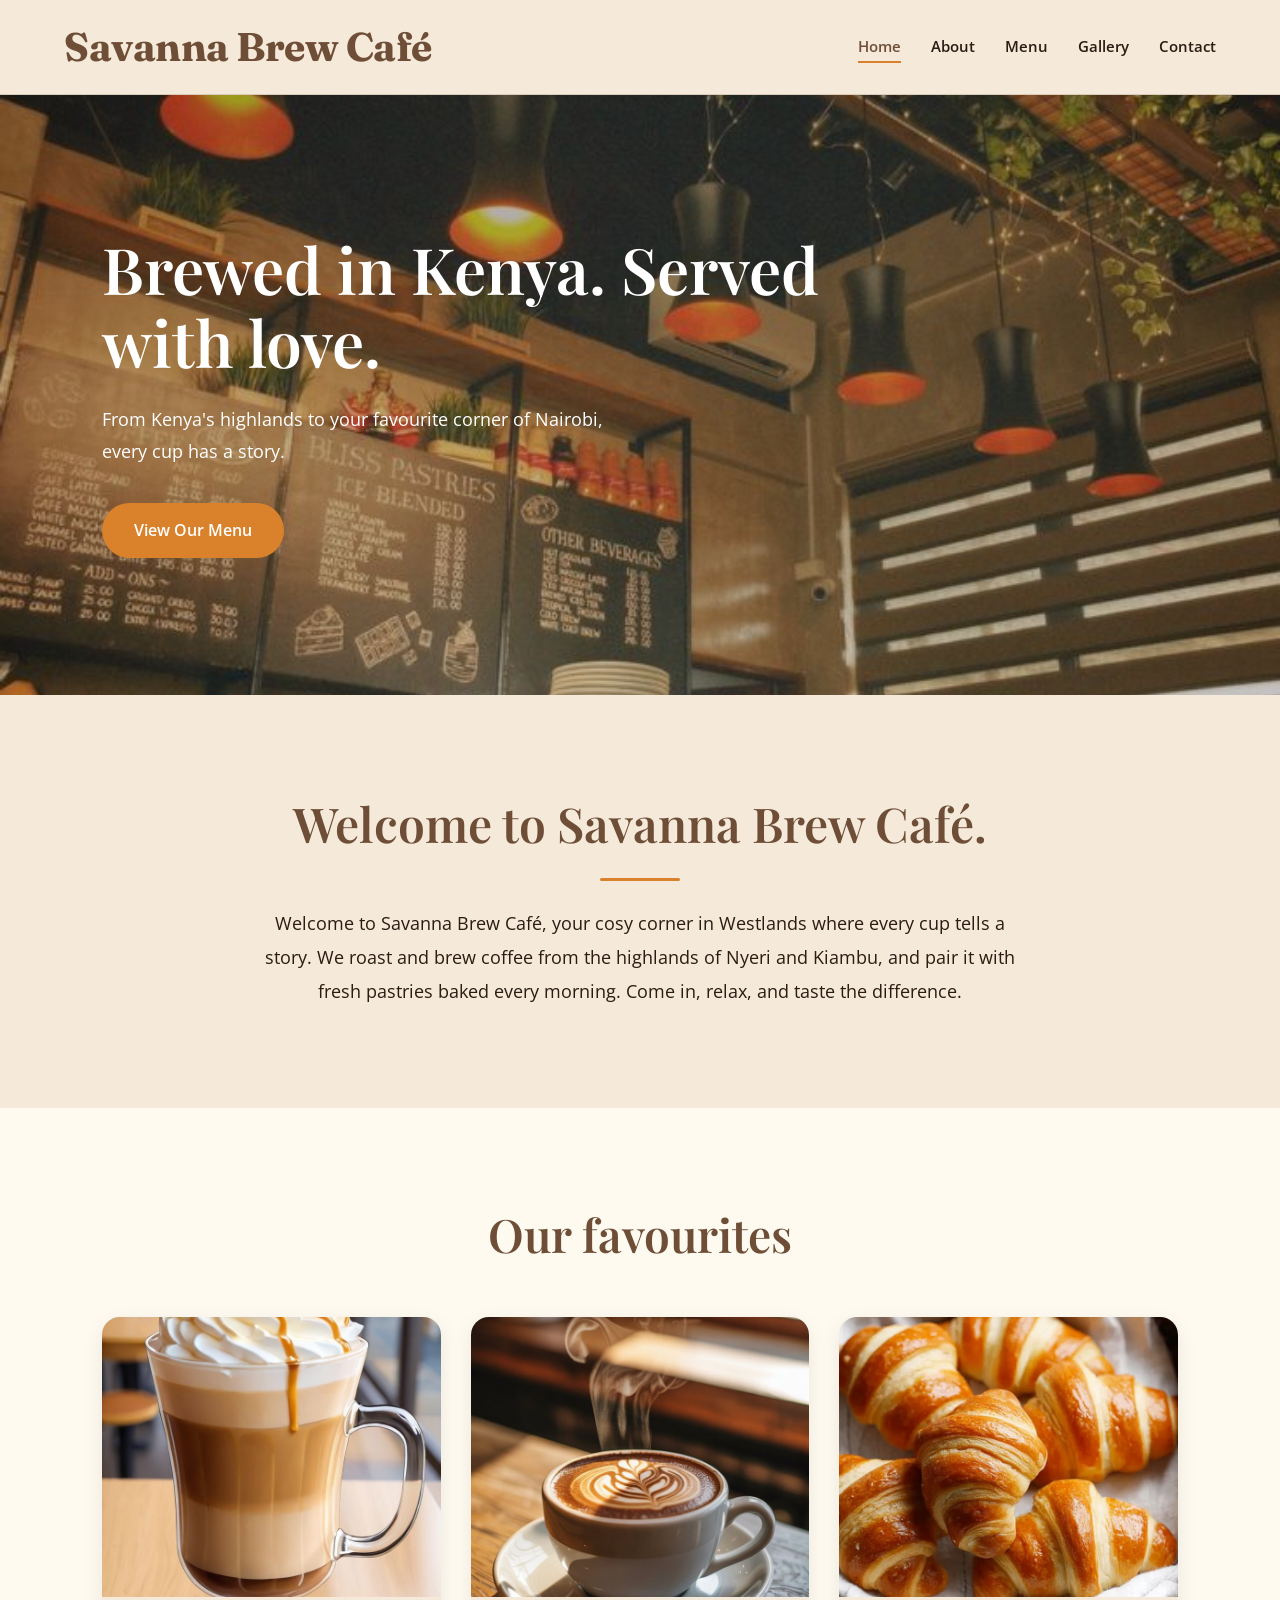
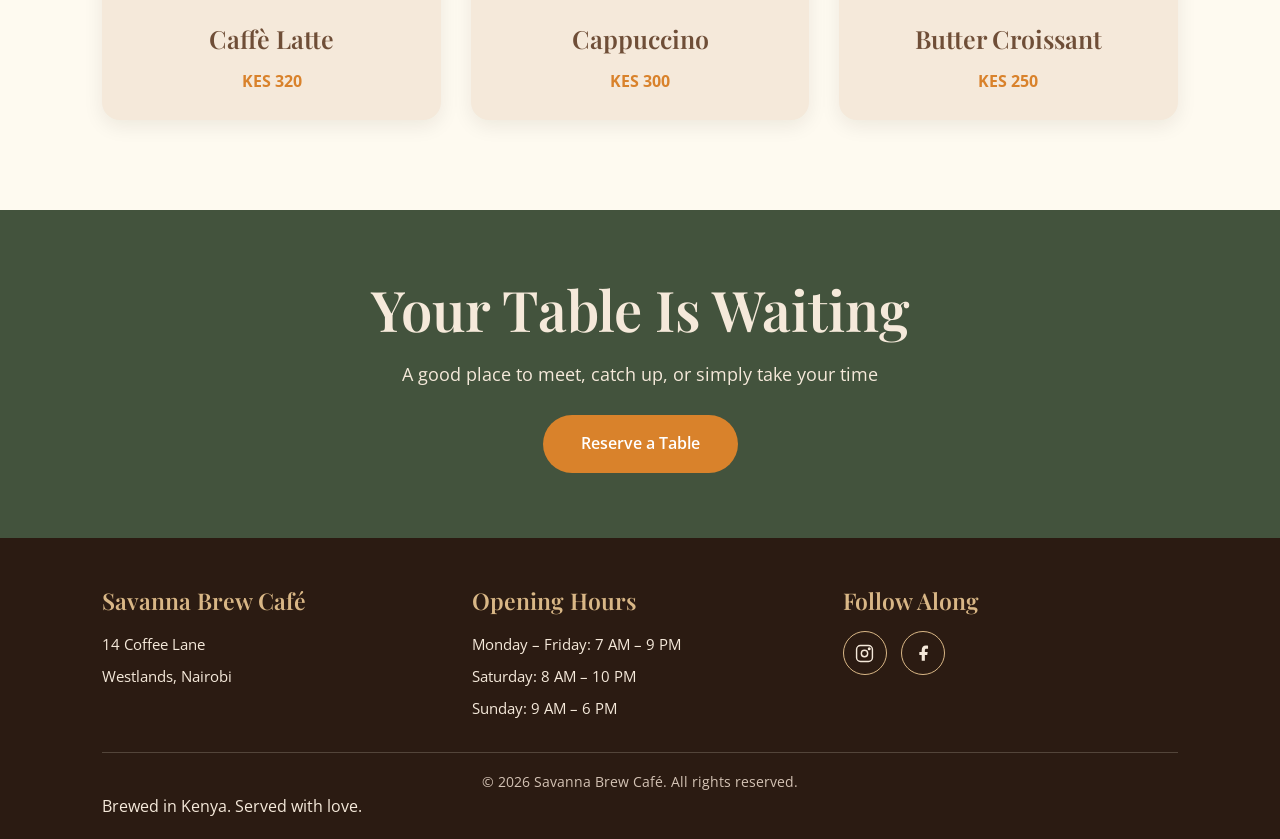
<file: index.html>
<!DOCTYPE html>
<html lang="en">
<head>
    <meta charset="UTF-8">
    <meta name="viewport" content="width=device-width, initial-scale=1.0">
    <title>Savanna Brew Café | Home</title>
    
    
<!-- Google Fonts -->
<link rel="preconnect" href="https://fonts.googleapis.com">
<link rel="preconnect" href="https://fonts.gstatic.com" crossorigin>

<!-- Playfair Display, Open Sans & Caveat -->
<link href="https://fonts.googleapis.com/css2?family=Caveat:wght@400;600&family=Open+Sans:wght@400;500;600;700&family=Playfair+Display:wght@400;500;600;700&display=swap" rel="stylesheet">

<!-- Fraunces - Café Name -->
<link href="https://fonts.googleapis.com/css2?family=Fraunces:opsz,wght,SOFT,WONK@9..144,700,50,1&display=swap" rel="stylesheet">

<!-- Main Stylesheet -->
<link rel="stylesheet" href="css/style.css">


</head>
<body>
<header>
    <h1>Savanna Brew Café</h1>
    
   
    <nav>
        <ul>
            <li><a href="index.html" class="active">Home</a></li>
            <li><a href="about.html">About</a></li>
            <li><a href="menu.html">Menu</a></li>
            <li><a href="gallery.html">Gallery</a></li>
            <li><a href="contact.html">Contact</a></li>
        </ul>
</nav>
</header>
<main>
    <section class="hero">
        <h2>Brewed in Kenya. Served with love.</h2>
        <p>From Kenya's highlands to your favourite corner of Nairobi, every cup has a story.</p>
        
        <a href="menu.html" class="btn">View Our Menu</a>

    </section>

    <section class="welcome">
        <h2>Welcome to Savanna Brew Café.</h2>
        <p> Welcome to Savanna Brew Café, your cosy corner in Westlands where every cup tells a story. 
            We roast and brew coffee from the highlands of Nyeri and Kiambu, and pair it with fresh pastries baked every morning. Come in, relax, and taste the difference.</p>
    </section>

    <section class="favourites">
        <h2>Our favourites</h2>
        
    <div class="favourites-container">
        <article class="product-card">
            <img src="images/latte.png" alt="Freshly brewed caffè latte with creamy latte art">
            <h3>Caffè Latte</h3>
            <p>KES 320</p>
        </article>

        <article class="product-card">
            <img src="images/cappucino.png" alt="A warm cappuccino topped with creamy milk foam and a dusting of cocoa">
            <h3>Cappuccino</h3>
            <p>KES 300</p>
 
        </article>

        <article class="product-card">
            <img src="images/croissant.png" alt="A golden, flaky butter croissant freshly baked and ready to enjoy">    
            <h3>Butter Croissant</h3>
            <p>KES 250</p>

        </article>
    </div>

    </section>

    <section class="reservation-cta">
        <h2>Your Table Is Waiting</h2>
        <p>A good place to meet, catch up, or simply take your time</p>
        <a href="contact.html" class="btn">Reserve a Table</a>

    </section>
</main>

<footer>
    <div class="footer-container">

        <!-- Café Branding -->
        <div class="footer-column footer-brand">
            <h3>Savanna Brew Café</h3>
            <p>14 Coffee Lane</p>
            <p>Westlands, Nairobi</p>
        </div>

        <!-- Opening Hours -->
        <div class="footer-column">
            <h3>Opening Hours</h3>
            <p>Monday – Friday: 7 AM – 9 PM</p>
            <p>Saturday: 8 AM – 10 PM</p>
            <p>Sunday: 9 AM – 6 PM</p>
        </div>

        <!-- Social Media -->
        <div class="footer-column">
            <h3>Follow Along</h3>

            
<div class="social-links">

    <!-- Instagram -->
    <a href="https://www.instagram.com/"
       target="_blank"
       rel="noopener noreferrer"
       aria-label="Instagram">

        <svg viewBox="0 0 24 24"
             fill="none"
             stroke="currentColor"
             stroke-width="1.8"
             stroke-linecap="round"
             stroke-linejoin="round"
             aria-hidden="true">
            <rect x="2" y="2" width="20" height="20" rx="5"/>
            <circle cx="12" cy="12" r="4"/>
            <circle cx="18" cy="6" r="1"/>
        </svg>
    </a>

    <!-- Facebook -->
    <a href="https://www.facebook.com/"
       target="_blank"
       rel="noopener noreferrer"
       aria-label="Facebook">

        <svg viewBox="0 0 24 24"
             fill="currentColor"
             aria-hidden="true">
            <path d="M15 21v-7h3l.5-4H15V8c0-1.2.4-2 2-2h2V2.3C18.3 2.1 17.5 2 16.3 2 12.8 2 11 4.1 11 8v2H8v4h3v7h4z"/>
        </svg>
    </a>

</div>

        </div>

    </div>

    <!-- Footer Bottom -->
    <div class="footer-bottom">
        <p class="copyright">&copy; 2026 Savanna Brew Café. All rights reserved.</p>

        <p class="footer-tagline">
            Brewed in Kenya. Served with love.
        </p>
    </div>
</footer>

</body>
</html>
</file>
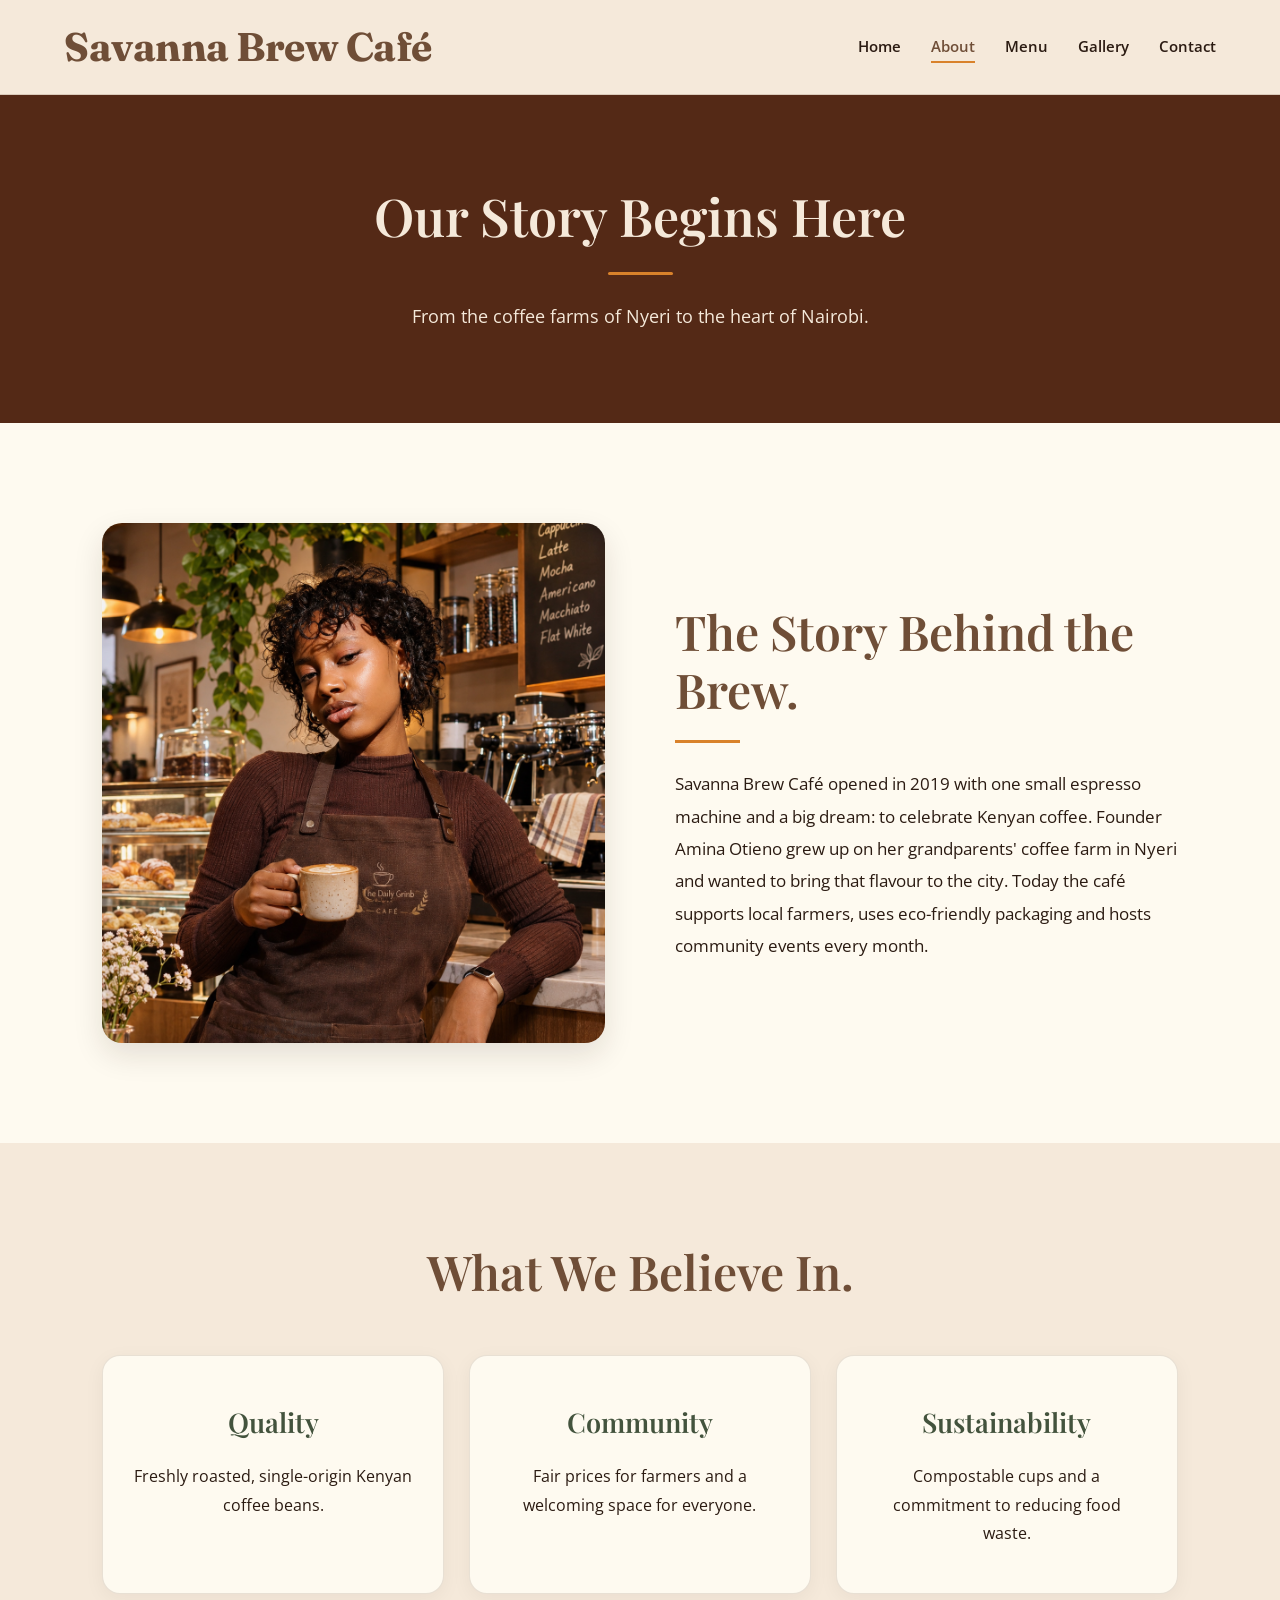
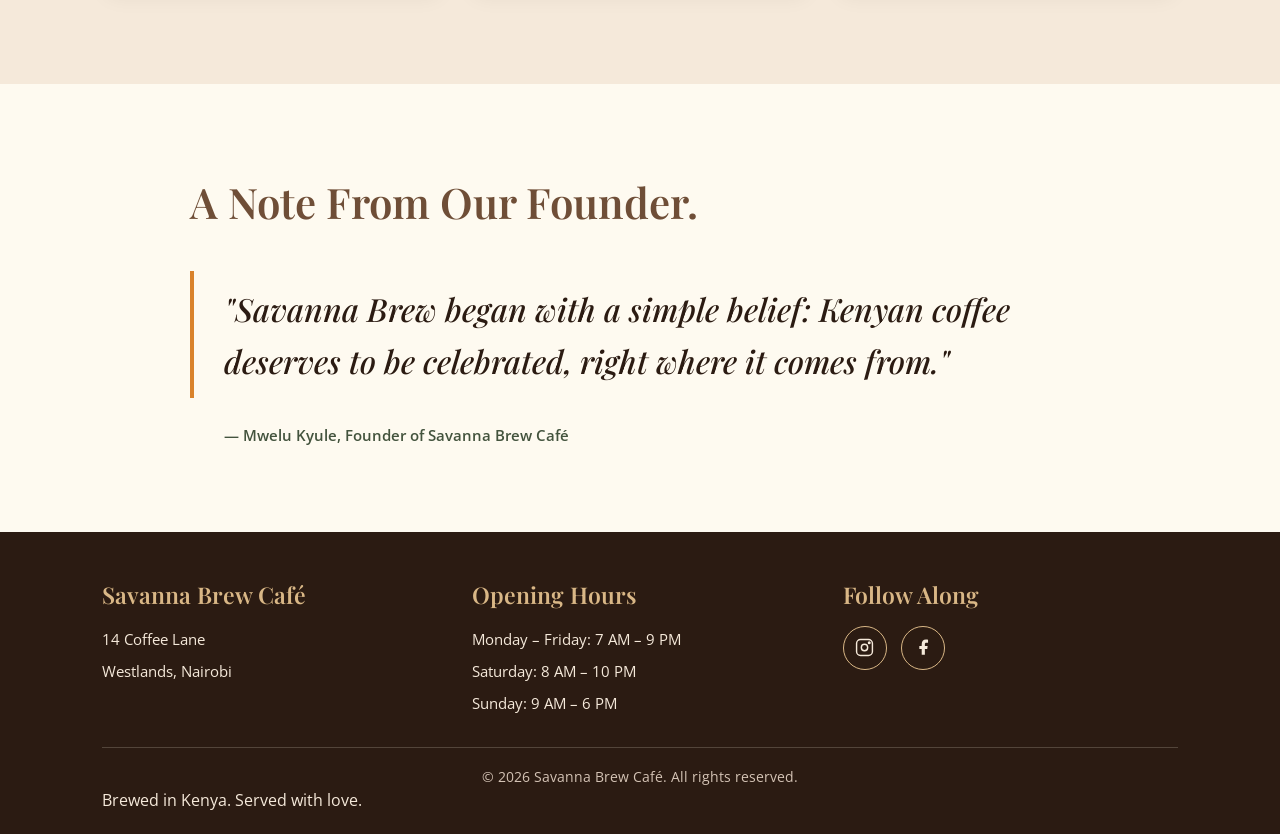
<file: about.html>
<!DOCTYPE html>
<html lang="en">
<head>
    <meta charset="UTF-8">
    <meta name="viewport" content="width=device-width, initial-scale=1.0">
    <title>Savanna Brew Café | About Us</title>
    
<!-- Google Fonts -->
<link rel="preconnect" href="https://fonts.googleapis.com">
<link rel="preconnect" href="https://fonts.gstatic.com" crossorigin>

<!-- Playfair Display, Open Sans & Caveat -->
<link href="https://fonts.googleapis.com/css2?family=Caveat:wght@400;600&family=Open+Sans:wght@400;500;600;700&family=Playfair+Display:wght@400;500;600;700&display=swap" rel="stylesheet">

<!-- Fraunces - Café Name -->
<link href="https://fonts.googleapis.com/css2?family=Fraunces:opsz,wght,SOFT,WONK@9..144,700,50,1&display=swap" rel="stylesheet">

<!-- Main Stylesheet -->
<link rel="stylesheet" href="css/style.css">

</head>
<body>
<header>
    <h1>Savanna Brew Café</h1>
    
   
    <nav>
        <ul>
            <li><a href="index.html">Home</a></li>
            <li><a href="about.html" class="active">About</a></li>
            <li><a href="menu.html">Menu</a></li>
            <li><a href="gallery.html">Gallery</a></li>
            <li><a href="contact.html">Contact</a></li>
        </ul>
</nav>
</header>
<main>
    <section class="about-hero">
        <h2>Our Story Begins Here</h2>
        <p>From the coffee farms of Nyeri to the heart of Nairobi.</p>
    </section>

    <section class="our-story">
        <div class="story-container">
        <img src="images/owner.png" alt="Mwelu Kyule, founder of Savanna Brew Café, behind the coffee counter">
    
    <div class="story-content">
        <h2>The Story Behind the Brew.</h2>
        <p>Savanna Brew Café opened in 2019 with one small espresso machine and a big dream: to celebrate Kenyan coffee. Founder Amina Otieno grew up on her grandparents' coffee farm in Nyeri and wanted to bring that flavour to the city. Today the café supports local farmers, uses eco-friendly packaging and hosts community events every month.</p>
        </div>
    </div>
</section>

    
<section class="our-values">
    <h2>What We Believe In.</h2>

    <ul class="values-list">
        <li>
            <strong>Quality</strong>
            <p>Freshly roasted, single-origin Kenyan coffee beans.</p>
        </li>

        <li>
            <strong>Community</strong>
            <p>Fair prices for farmers and a welcoming space for everyone.</p>
        </li>

        <li>
            <strong>Sustainability</strong>
            <p>Compostable cups and a commitment to reducing food waste.</p>
        </li>
    </ul>
</section>

<section class="founder-quote">
    <h2>A Note From Our Founder.</h2>

    <blockquote>
        "Savanna Brew began with a simple belief: Kenyan coffee deserves to be celebrated, right where it comes from."
    </blockquote>

    <p>— Mwelu Kyule, Founder of Savanna Brew Café</p>
</section>

</main>

<footer>
    <div class="footer-container">

        <!-- Café Branding -->
        <div class="footer-column footer-brand">
            <h3>Savanna Brew Café</h3>
            <p>14 Coffee Lane</p>
            <p>Westlands, Nairobi</p>
        </div>

        <!-- Opening Hours -->
        <div class="footer-column">
            <h3>Opening Hours</h3>
            <p>Monday – Friday: 7 AM – 9 PM</p>
            <p>Saturday: 8 AM – 10 PM</p>
            <p>Sunday: 9 AM – 6 PM</p>
        </div>

        <!-- Social Media -->
        <div class="footer-column">
            <h3>Follow Along</h3>

            
<div class="social-links">

    <!-- Instagram -->
    <a href="https://www.instagram.com/"
       target="_blank"
       rel="noopener noreferrer"
       aria-label="Instagram">

        <svg viewBox="0 0 24 24"
             fill="none"
             stroke="currentColor"
             stroke-width="1.8"
             stroke-linecap="round"
             stroke-linejoin="round"
             aria-hidden="true">
            <rect x="2" y="2" width="20" height="20" rx="5"/>
            <circle cx="12" cy="12" r="4"/>
            <circle cx="18" cy="6" r="1"/>
        </svg>
    </a>

    <!-- Facebook -->
    <a href="https://www.facebook.com/"
       target="_blank"
       rel="noopener noreferrer"
       aria-label="Facebook">

        <svg viewBox="0 0 24 24"
             fill="currentColor"
             aria-hidden="true">
            <path d="M15 21v-7h3l.5-4H15V8c0-1.2.4-2 2-2h2V2.3C18.3 2.1 17.5 2 16.3 2 12.8 2 11 4.1 11 8v2H8v4h3v7h4z"/>
        </svg>
    </a>

</div>

        </div>

    </div>

    <!-- Footer Bottom -->
    <div class="footer-bottom">
        <p class="copyright">&copy; 2026 Savanna Brew Café. All rights reserved.</p>

        <p class="footer-tagline">
            Brewed in Kenya. Served with love.
        </p>
    </div>
</footer>

</body>
</html>
</file>
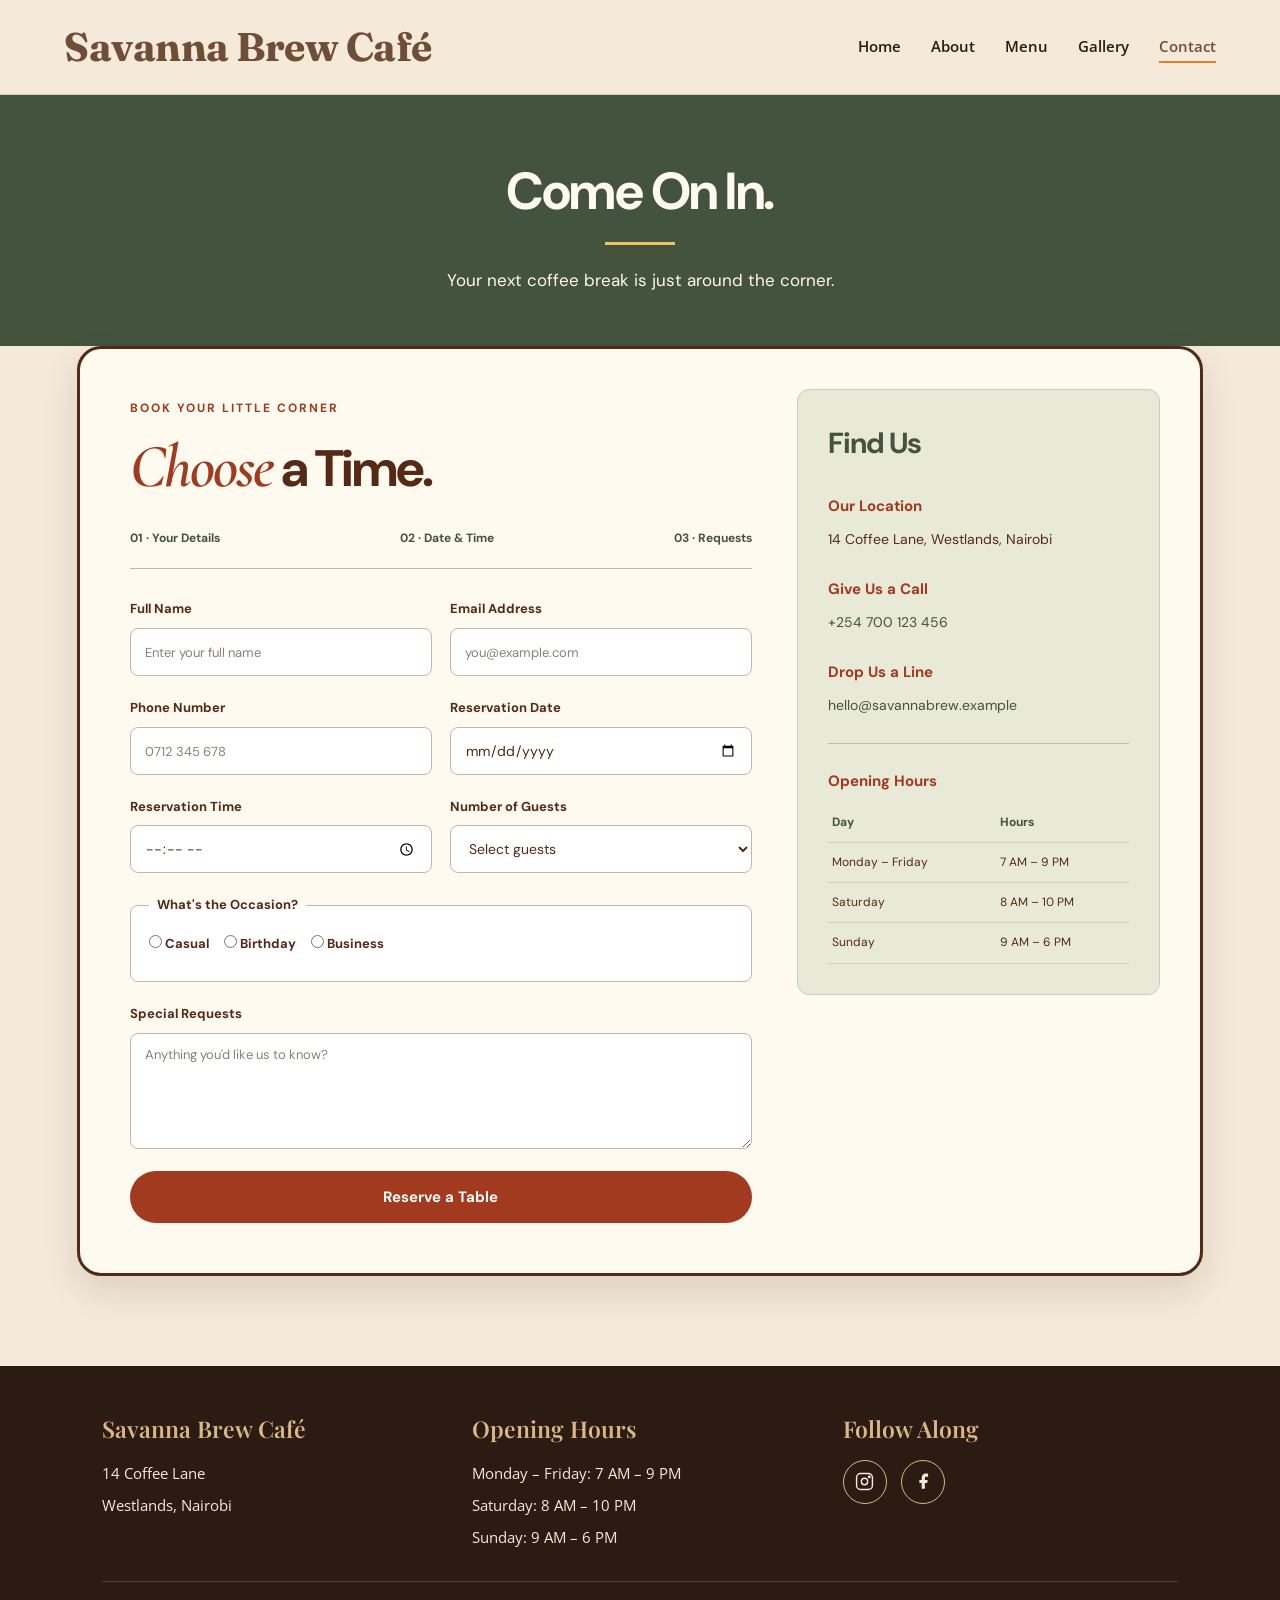
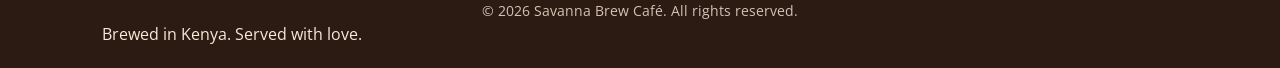
<file: contact.html>
<!DOCTYPE html>
<html lang="en">
<head>
    <meta charset="UTF-8">
    <meta name="viewport" content="width=device-width, initial-scale=1.0">
    <title>Savanna Brew Café | Contact & Reservations</title>
    
<!-- Google Fonts -->
<link rel="preconnect" href="https://fonts.googleapis.com">
<link rel="preconnect" href="https://fonts.gstatic.com" crossorigin>

<!-- Playfair Display, Open Sans & Caveat -->
<link href="https://fonts.googleapis.com/css2?family=Caveat:wght@400;600&family=Open+Sans:wght@400;500;600;700&family=Playfair+Display:wght@400;500;600;700&display=swap" rel="stylesheet">

<!-- Fraunces - Café Name -->
<link href="https://fonts.googleapis.com/css2?family=Fraunces:opsz,wght,SOFT,WONK@9..144,700,50,1&display=swap" rel="stylesheet">

<link href="https://fonts.googleapis.com/css2?family=Cormorant+Garamond:ital,wght@1,600&family=DM+Sans:wght@400;500;600;700&display=swap" rel="stylesheet">

<!-- Main Stylesheet -->
<link rel="stylesheet" href="css/style.css">

</head>
<body>

    <header>
        <h1>Savanna Brew Café</h1>

        <nav>
            <ul>
                <li><a href="index.html">Home</a></li>
                <li><a href="about.html">About</a></li>
                <li><a href="menu.html">Menu</a></li>
                <li><a href="gallery.html">Gallery</a></li>
                <li><a href="contact.html" class="active">Contact</a></li>
            </ul>
        </nav>
    </header>

    <main>
        <section class="contact-hero">
            <h2>Come On In.</h2>
            <p>Your next coffee break is just around the corner.</p>
        </section>

    
<!-- CONTACT & RESERVATIONS -->
<section class="contact-content">

    <div class="contact-grid">

        <!-- LEFT: RESERVATION FORM -->
        <div class="reservation-panel">

            <p class="booking-kicker">
                BOOK YOUR LITTLE CORNER
            </p>

            <h2><em>Choose</em> a Time.</h2>

            <div class="booking-steps">
                <span>01 · Your Details</span>
                <span>02 · Date & Time</span>
                <span>03 · Requests</span>
            </div>

            <form id="reservation-form">

                <!-- Full Name -->
                <div class="form-group">
                    <label for="full-name">Full Name</label>
                    <input type="text" id="full-name"
                           name="full-name"
                           placeholder="Enter your full name"
                           required>
                </div>

                <!-- Email -->
                <div class="form-group">
                    <label for="email">Email Address</label>
                    <input type="email" id="email"
                           name="email"
                           placeholder="you@example.com"
                           required>
                </div>

                <!-- Phone -->
                <div class="form-group">
                    <label for="phone">Phone Number</label>
                    <input type="tel" id="phone"
                           name="phone"
                           placeholder="0712 345 678">
                </div>

                <!-- Reservation Date -->
                <div class="form-group">
                    <label for="reservation-date">
                        Reservation Date
                    </label>
                    <input type="date"
                           id="reservation-date"
                           name="reservation-date"
                           required>
                </div>

                <!-- Reservation Time -->
                <div class="form-group">
                    <label for="reservation-time">
                        Reservation Time
                    </label>
                    <input type="time"
                           id="reservation-time"
                           name="reservation-time"
                           required>
                </div>

                <!-- Number of Guests -->
                <div class="form-group">
                    <label for="guests">Number of Guests</label>
                    <select id="guests" name="guests" required>
                        <option value="">Select guests</option>
                        <option value="1">1 Guest</option>
                        <option value="2">2 Guests</option>
                        <option value="3">3 Guests</option>
                        <option value="4">4 Guests</option>
                        <option value="5">5 Guests</option>
                        <option value="6">6 Guests</option>
                        <option value="7">7 Guests</option>
                        <option value="8">8 Guests</option>
                        <option value="9">9 Guests</option>
                        <option value="10">10 Guests</option>
                    </select>
                </div>

                <!-- Occasion -->
                <fieldset class="form-group">
                    <legend>What's the Occasion?</legend>

                    <label>
                        <input type="radio"
                               name="occasion"
                               value="casual">
                        Casual
                    </label>

                    <label>
                        <input type="radio"
                               name="occasion"
                               value="birthday">
                        Birthday
                    </label>

                    <label>
                        <input type="radio"
                               name="occasion"
                               value="business">
                        Business
                    </label>
                </fieldset>

                <!-- Special Requests -->
                <div class="form-group">
                    <label for="special-requests">
                        Special Requests
                    </label>

                    <textarea id="special-requests"
                              name="special-requests"
                              rows="5"
                              placeholder="Anything you'd like us to know?"></textarea>
                </div>

                <!-- Submit Button -->
                <button type="submit" class="btn">
                    Reserve a Table
                </button>

            </form>

        </div>
        <!-- END RESERVATION PANEL -->


        <!-- RIGHT: CONTACT INFORMATION -->
        <div class="contact-info">

            <h2>Find Us</h2>

            <div class="info-group">
                <h3>Our Location</h3>
                <p>14 Coffee Lane, Westlands, Nairobi</p>
            </div>

            <div class="info-group">
                <h3>Give Us a Call</h3>
                <p>
                    <a href="tel:+254700123456">
                        +254 700 123 456
                    </a>
                </p>
            </div>

            <div class="info-group">
                <h3>Drop Us a Line</h3>
                <p>
                    <a href="mailto:hello@savannabrew.example">
                        hello@savannabrew.example
                    </a>
                </p>
            </div>

            <!-- Opening Hours -->
            <div class="opening-hours">
                <h3>Opening Hours</h3>

                <table class="hours-table">
                    <thead>
                        <tr>
                            <th scope="col">Day</th>
                            <th scope="col">Hours</th>
                        </tr>
                    </thead>

                    <tbody>
                        <tr>
                            <td>Monday – Friday</td>
                            <td>7 AM – 9 PM</td>
                        </tr>

                        <tr>
                            <td>Saturday</td>
                            <td>8 AM – 10 PM</td>
                        </tr>

                        <tr>
                            <td>Sunday</td>
                            <td>9 AM – 6 PM</td>
                        </tr>
                    </tbody>
                </table>
            </div>

        </div>
        <!-- END CONTACT INFORMATION -->

    </div>
    <!-- END CONTACT GRID -->

</section>
<!-- END CONTACT SECTION -->



    </main>

<footer>
    <div class="footer-container">

        <!-- Café Branding -->
        <div class="footer-column footer-brand">
            <h3>Savanna Brew Café</h3>
            <p>14 Coffee Lane</p>
            <p>Westlands, Nairobi</p>
        </div>

        <!-- Opening Hours -->
        <div class="footer-column">
            <h3>Opening Hours</h3>
            <p>Monday – Friday: 7 AM – 9 PM</p>
            <p>Saturday: 8 AM – 10 PM</p>
            <p>Sunday: 9 AM – 6 PM</p>
        </div>

        <!-- Social Media -->
        <div class="footer-column">
            <h3>Follow Along</h3>

            
<div class="social-links">

    <!-- Instagram -->
    <a href="https://www.instagram.com/"
       target="_blank"
       rel="noopener noreferrer"
       aria-label="Instagram">

        <svg viewBox="0 0 24 24"
             fill="none"
             stroke="currentColor"
             stroke-width="1.8"
             stroke-linecap="round"
             stroke-linejoin="round"
             aria-hidden="true">
            <rect x="2" y="2" width="20" height="20" rx="5"/>
            <circle cx="12" cy="12" r="4"/>
            <circle cx="18" cy="6" r="1"/>
        </svg>
    </a>

    <!-- Facebook -->
    <a href="https://www.facebook.com/"
       target="_blank"
       rel="noopener noreferrer"
       aria-label="Facebook">

        <svg viewBox="0 0 24 24"
             fill="currentColor"
             aria-hidden="true">
            <path d="M15 21v-7h3l.5-4H15V8c0-1.2.4-2 2-2h2V2.3C18.3 2.1 17.5 2 16.3 2 12.8 2 11 4.1 11 8v2H8v4h3v7h4z"/>
        </svg>
    </a>

</div>

        </div>

    </div>

    <!-- Footer Bottom -->
    <div class="footer-bottom">
        <p class="copyright">&copy; 2026 Savanna Brew Café. All rights reserved.</p>

        <p class="footer-tagline">
            Brewed in Kenya. Served with love.
        </p>
    </div>
</footer>

</body>
</html>
</file>
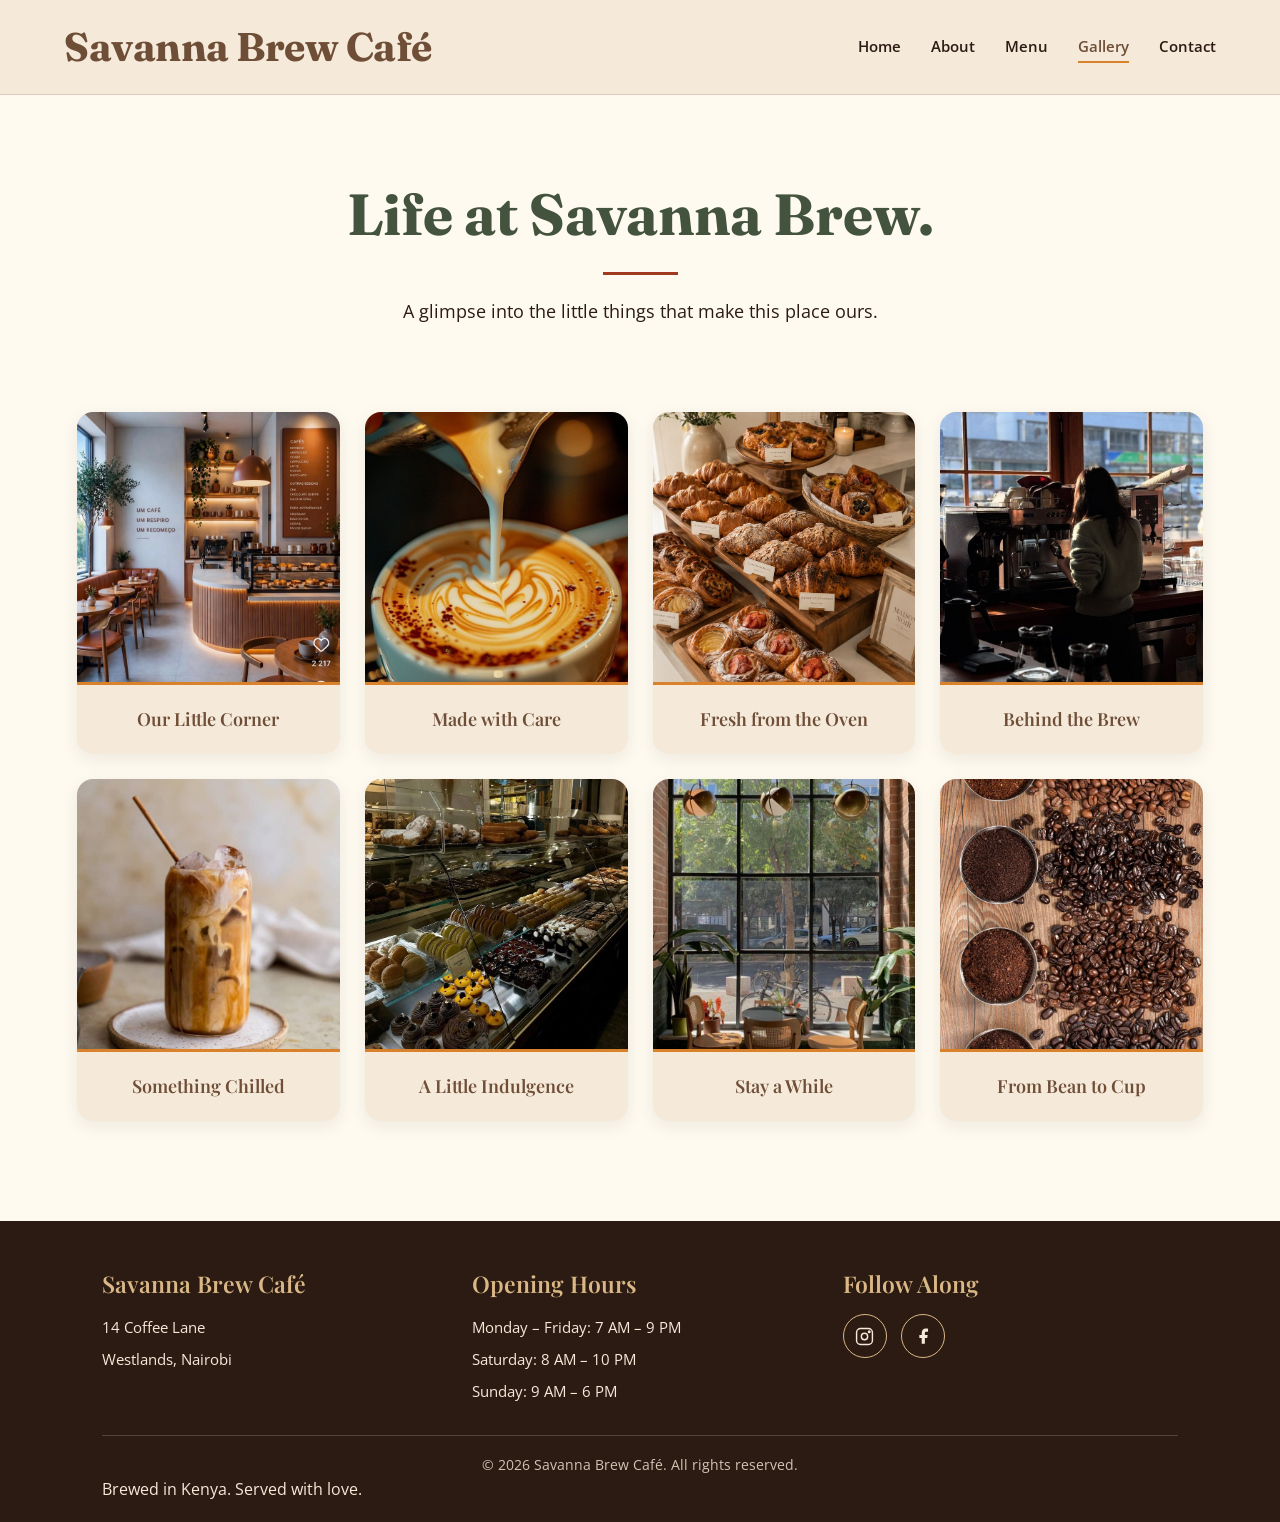
<file: gallery.html>
<!DOCTYPE html>
<html lang="en">
<head>
    <meta charset="UTF-8">
    <meta name="viewport" content="width=device-width, initial-scale=1.0">
    <title>Savanna Brew Café | Gallery</title>
    
<!-- Google Fonts -->
<link rel="preconnect" href="https://fonts.googleapis.com">
<link rel="preconnect" href="https://fonts.gstatic.com" crossorigin>

<!-- Playfair Display, Open Sans & Caveat -->
<link href="https://fonts.googleapis.com/css2?family=Caveat:wght@400;600&family=Open+Sans:wght@400;500;600;700&family=Playfair+Display:wght@400;500;600;700&display=swap" rel="stylesheet">

<!-- Fraunces - Café Name -->
<link href="https://fonts.googleapis.com/css2?family=Fraunces:opsz,wght,SOFT,WONK@9..144,700,50,1&display=swap" rel="stylesheet">

<!-- Main Stylesheet -->
<link rel="stylesheet" href="css/style.css">

</head>
<body>

<header>
    <h1>Savanna Brew Café</h1>

    <nav>
        <ul>
            <li><a href="index.html">Home</a></li>
            <li><a href="about.html">About</a></li>
            <li><a href="menu.html">Menu</a></li>
            <li><a href="gallery.html" class="active">Gallery</a></li>
            <li><a href="contact.html">Contact</a></li>
        </ul>
    </nav>
</header>

<main>
    <section class="gallery-hero">
        <h2>Life at Savanna Brew.</h2>
        <p>A glimpse into the little things that make this place ours.</p>
    </section>

<section class="gallery-section">
    <div class="gallery-grid">

        <figure>
            <img src="images/gallery-1.png" alt="Warm and inviting café interior">
            <figcaption>Our Little Corner</figcaption>
        </figure>

        <figure>
            <img src="images/gallery-2.png" alt="Freshly prepared latte with delicate milk art">
            <figcaption>Made with Care</figcaption>
        </figure>

        <figure>
            <img src="images/gallery-3.png" alt="Golden croissants fresh from the oven">
            <figcaption>Fresh from the Oven</figcaption>
        </figure>

        <figure>
            <img src="images/gallery-4.png" alt="Barista preparing freshly brewed coffee">
            <figcaption>Behind the Brew</figcaption>
        </figure>

        <figure>
            <img src="images/gallery-5.png" alt="Refreshing iced coffee served in a glass">
            <figcaption>Something Chilled</figcaption>
        </figure>

        <figure>
            <img src="images/gallery-6.png" alt="Selection of freshly baked cakes and pastries">
            <figcaption>A Little Indulgence</figcaption>
        </figure>

        <figure>
            <img src="images/gallery-7.png" alt="Cosy café seating area with warm lighting">
            <figcaption>Stay a While</figcaption>
        </figure>

        <figure>
            <img src="images/gallery-8.png" alt="Roasted coffee beans ready for brewing">
            <figcaption>From Bean to Cup</figcaption>
        </figure>

    </div>
</section>
</main>

<footer>
    <div class="footer-container">

        <!-- Café Branding -->
        <div class="footer-column footer-brand">
            <h3>Savanna Brew Café</h3>
            <p>14 Coffee Lane</p>
            <p>Westlands, Nairobi</p>
        </div>

        <!-- Opening Hours -->
        <div class="footer-column">
            <h3>Opening Hours</h3>
            <p>Monday – Friday: 7 AM – 9 PM</p>
            <p>Saturday: 8 AM – 10 PM</p>
            <p>Sunday: 9 AM – 6 PM</p>
        </div>

        <!-- Social Media -->
        <div class="footer-column">
            <h3>Follow Along</h3>

            
<div class="social-links">

    <!-- Instagram -->
    <a href="https://www.instagram.com/"
       target="_blank"
       rel="noopener noreferrer"
       aria-label="Instagram">

        <svg viewBox="0 0 24 24"
             fill="none"
             stroke="currentColor"
             stroke-width="1.8"
             stroke-linecap="round"
             stroke-linejoin="round"
             aria-hidden="true">
            <rect x="2" y="2" width="20" height="20" rx="5"/>
            <circle cx="12" cy="12" r="4"/>
            <circle cx="18" cy="6" r="1"/>
        </svg>
    </a>

    <!-- Facebook -->
    <a href="https://www.facebook.com/"
       target="_blank"
       rel="noopener noreferrer"
       aria-label="Facebook">

        <svg viewBox="0 0 24 24"
             fill="currentColor"
             aria-hidden="true">
            <path d="M15 21v-7h3l.5-4H15V8c0-1.2.4-2 2-2h2V2.3C18.3 2.1 17.5 2 16.3 2 12.8 2 11 4.1 11 8v2H8v4h3v7h4z"/>
        </svg>
    </a>

</div>

        </div>

    </div>

    <!-- Footer Bottom -->
    <div class="footer-bottom">
        <p class="copyright">&copy; 2026 Savanna Brew Café. All rights reserved.</p>

        <p class="footer-tagline">
            Brewed in Kenya. Served with love.
        </p>
    </div>
</footer>
</body>
</html>
</file>
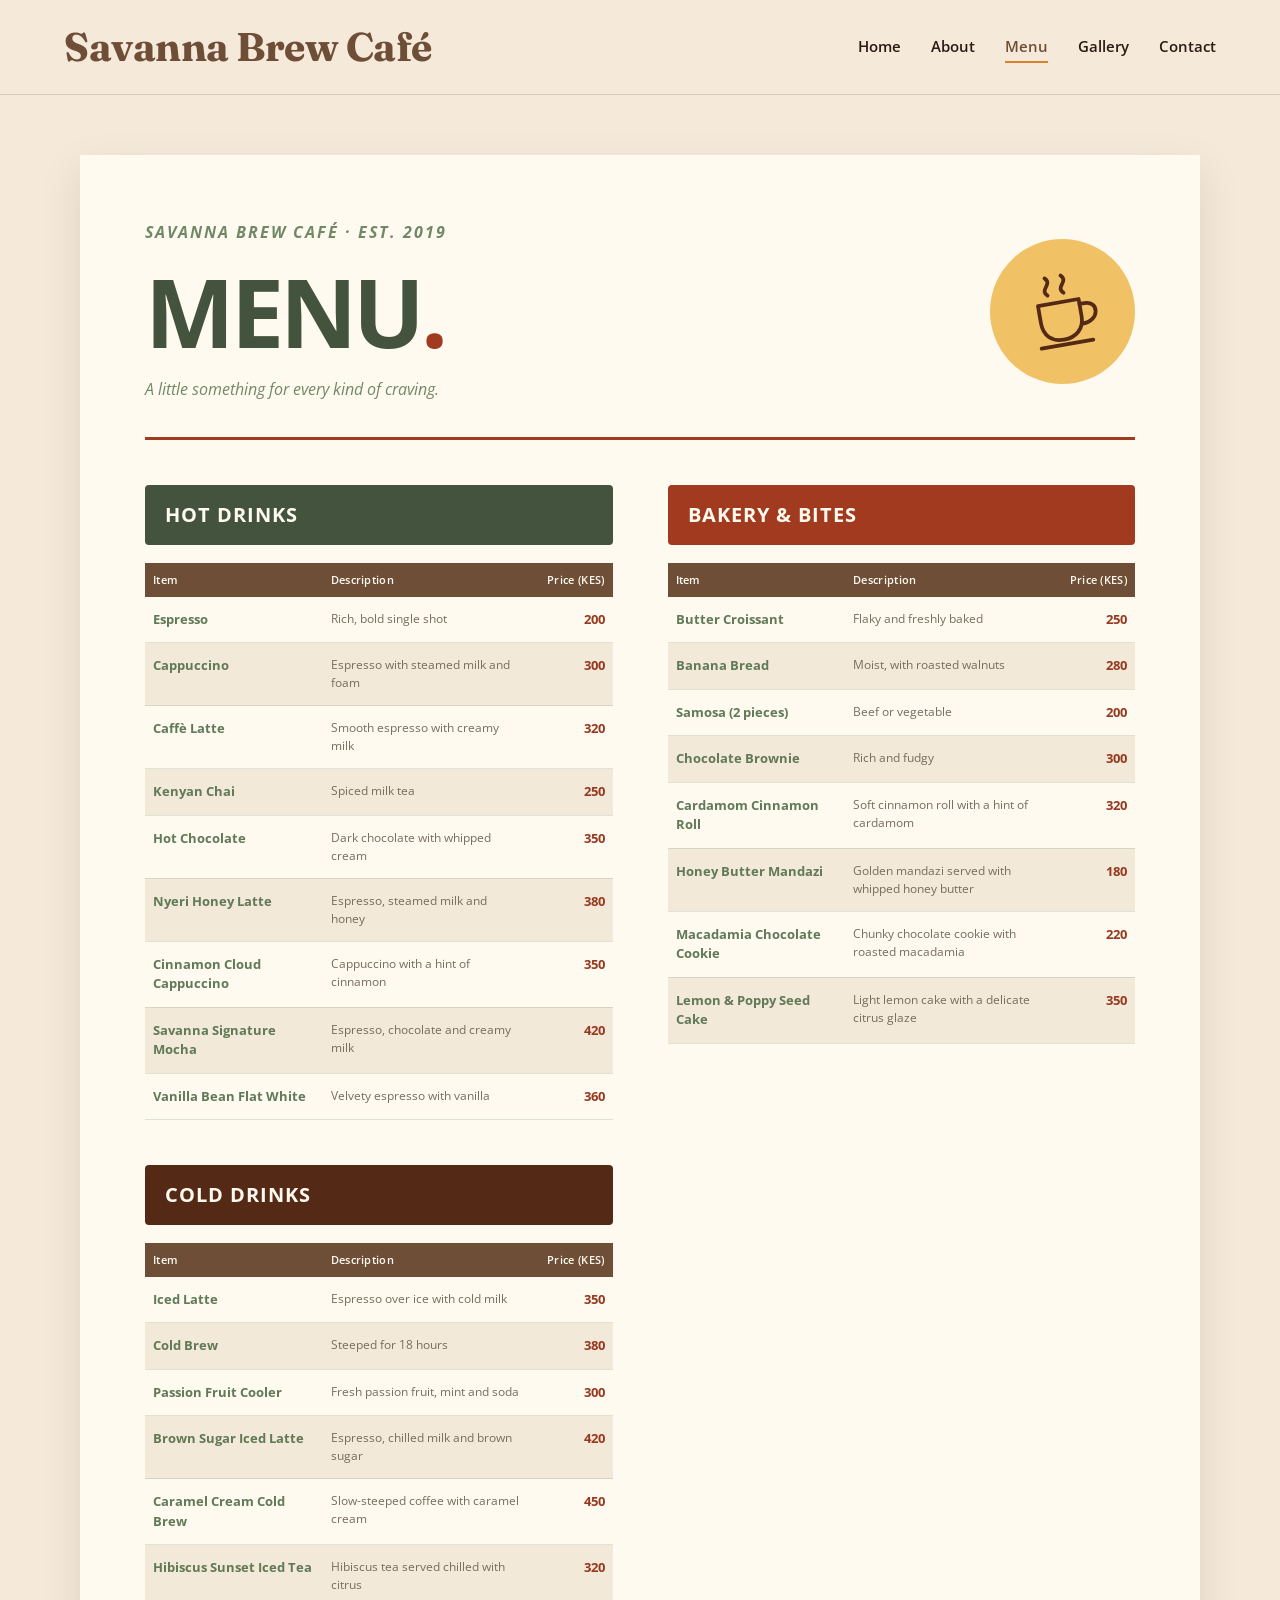
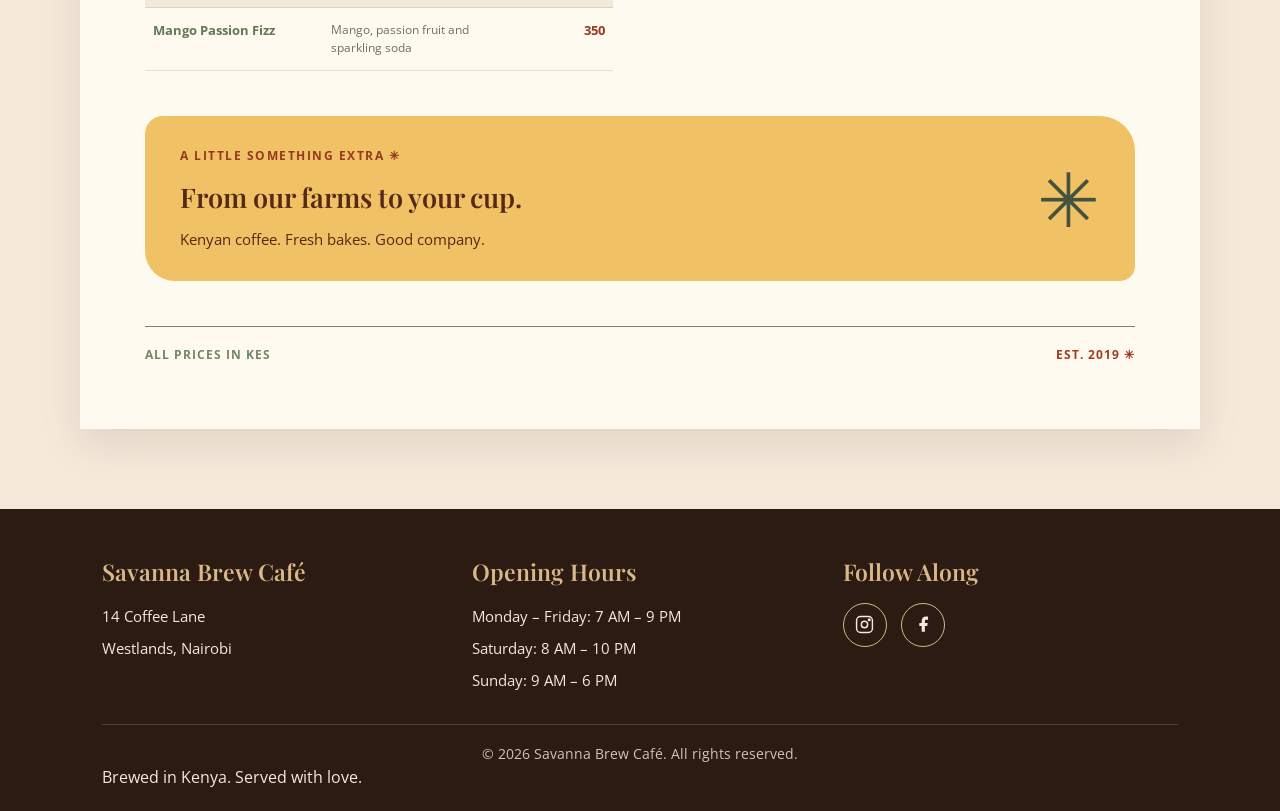
<file: menu.html>
<!DOCTYPE html>
<html lang="en">
<head>
    <meta charset="UTF-8">
    <meta name="viewport" content="width=device-width, initial-scale=1.0">
    <title>Savanna Brew Café | Menu</title>
    
<!-- Google Fonts -->
<link rel="preconnect" href="https://fonts.googleapis.com">
<link rel="preconnect" href="https://fonts.gstatic.com" crossorigin>

<!-- Playfair Display, Open Sans & Caveat -->
<link href="https://fonts.googleapis.com/css2?family=Caveat:wght@400;600&family=Open+Sans:wght@400;500;600;700&family=Playfair+Display:wght@400;500;600;700&display=swap" rel="stylesheet">

<!-- Fraunces - Café Name -->
<link href="https://fonts.googleapis.com/css2?family=Fraunces:opsz,wght,SOFT,WONK@9..144,700,50,1&display=swap" rel="stylesheet">

<!-- Main Stylesheet -->
<link rel="stylesheet" href="css/style.css">

</head>
<body>
    
<header>
    <h1>Savanna Brew Café</h1>

    <nav>
        <ul>
            <li><a href="index.html">Home</a></li>
            <li><a href="about.html">About</a></li>
            <li><a href="menu.html" class="active">Menu</a></li>
            <li><a href="gallery.html">Gallery</a></li>
            <li><a href="contact.html">Contact</a></li>
        </ul>
    </nav>
</header>


<main class="menu-page">

    
<section class="menu-hero">

    <div class="menu-hero-content">
        <p class="menu-eyebrow">SAVANNA BREW CAFÉ · EST. 2019</p>

        <h2>MENU<span>.</span></h2>

        <p class="menu-subtitle">
            A little something for every kind of craving.
        </p>
    </div>

    <div class="menu-stamp" aria-hidden="true">
        <svg viewBox="0 0 64 64" fill="none"
             xmlns="http://www.w3.org/2000/svg">
            <path d="M13 24H46V38C46 48 39 54 29 54
                     C19 54 13 48 13 38V24Z"
                  stroke="currentColor"
                  stroke-width="3"
                  stroke-linejoin="round"/>
            <path d="M46 28H50C62 28 60 44 46 44"
                  stroke="currentColor"
                  stroke-width="3"
                  stroke-linecap="round"/>
            <path d="M22 17C16 11 28 9 22 3
                     M35 17C29 11 41 9 35 3"
                  stroke="currentColor"
                  stroke-width="3"
                  stroke-linecap="round"/>
            <path d="M10 58H52"
                  stroke="currentColor"
                  stroke-width="3"
                  stroke-linecap="round"/>
        </svg>
    </div>

</section>


<section class="menu-section">
    <h2>Hot Drinks</h2>

    <div class="table-wrapper">
        <table class="menu-table">
            <thead>
                <tr>
                    <th scope="col">Item</th>
                    <th scope="col">Description</th>
                    <th scope="col">Price (KES)</th>
                </tr>
            </thead>

            
<tbody>
    <tr>
        <td>Espresso</td>
        <td>Rich, bold single shot</td>
        <td>200</td>
    </tr>
    <tr>
        <td>Cappuccino</td>
        <td>Espresso with steamed milk and foam</td>
        <td>300</td>
    </tr>
    <tr>
        <td>Caffè Latte</td>
        <td>Smooth espresso with creamy milk</td>
        <td>320</td>
    </tr>
    <tr>
        <td>Kenyan Chai</td>
        <td>Spiced milk tea</td>
        <td>250</td>
    </tr>
    <tr>
        <td>Hot Chocolate</td>
        <td>Dark chocolate with whipped cream</td>
        <td>350</td>
    </tr>
    <tr>
        <td>Nyeri Honey Latte</td>
        <td>Espresso, steamed milk and honey</td>
        <td>380</td>
    </tr>
    <tr>
        <td>Cinnamon Cloud Cappuccino</td>
        <td>Cappuccino with a hint of cinnamon</td>
        <td>350</td>
    </tr>
    <tr>
        <td>Savanna Signature Mocha</td>
        <td>Espresso, chocolate and creamy milk</td>
        <td>420</td>
    </tr>
    <tr>
        <td>Vanilla Bean Flat White</td>
        <td>Velvety espresso with vanilla</td>
        <td>360</td>
    </tr>
</tbody>

        </table>
    </div>
</section>

<section class="menu-section">
    <h2>Cold Drinks</h2>

    <div class="table-wrapper">
        <table class="menu-table">
            <thead>
                <tr>
                    <th scope="col">Item</th>
                    <th scope="col">Description</th>
                    <th scope="col">Price (KES)</th>
                </tr>
            </thead>

            <tbody>
                <tr>
                    <td>Iced Latte</td>
                    <td>Espresso over ice with cold milk</td>
                    <td>350</td>
                </tr>
                <tr>
                    <td>Cold Brew</td>
                    <td>Steeped for 18 hours</td>
                    <td>380</td>
                </tr>
                <tr>
                    <td>Passion Fruit Cooler</td>
                    <td>Fresh passion fruit, mint and soda</td>
                    <td>300</td>
                </tr>
                <tr>
                    <td>Brown Sugar Iced Latte</td>
                    <td>Espresso, chilled milk and brown sugar</td>
                    <td>420</td>
                </tr>
                <tr>
                    <td>Caramel Cream Cold Brew</td>
                    <td>Slow-steeped coffee with caramel cream</td>
                    <td>450</td>
                </tr>
                <tr>
                    <td>Hibiscus Sunset Iced Tea</td>
                    <td>Hibiscus tea served chilled with citrus</td>
                    <td>320</td>
                </tr>
                <tr>
                    <td>Mango Passion Fizz</td>
                    <td>Mango, passion fruit and sparkling soda</td>
                    <td>350</td>
                </tr>
            </tbody>
        </table>
    </div>
</section>


<section class="menu-section">
    <h2>Bakery & Bites</h2>

    <div class="table-wrapper">
        <table class="menu-table">
            <thead>
                <tr>
                    <th scope="col">Item</th>
                    <th scope="col">Description</th>
                    <th scope="col">Price (KES)</th>
                </tr>
            </thead>

            <tbody>
                <tr>
                    <td>Butter Croissant</td>
                    <td>Flaky and freshly baked</td>
                    <td>250</td>
                </tr>
                <tr>
                    <td>Banana Bread</td>
                    <td>Moist, with roasted walnuts</td>
                    <td>280</td>
                </tr>
                <tr>
                    <td>Samosa (2 pieces)</td>
                    <td>Beef or vegetable</td>
                    <td>200</td>
                </tr>
                <tr>
                    <td>Chocolate Brownie</td>
                    <td>Rich and fudgy</td>
                    <td>300</td>
                </tr>
                <tr>
                    <td>Cardamom Cinnamon Roll</td>
                    <td>Soft cinnamon roll with a hint of cardamom</td>
                    <td>320</td>
                </tr>
                <tr>
                    <td>Honey Butter Mandazi</td>
                    <td>Golden mandazi served with whipped honey butter</td>
                    <td>180</td>
                </tr>
                <tr>
                    <td>Macadamia Chocolate Cookie</td>
                    <td>Chunky chocolate cookie with roasted macadamia</td>
                    <td>220</td>
                </tr>
                <tr>
                    <td>Lemon & Poppy Seed Cake</td>
                    <td>Light lemon cake with a delicate citrus glaze</td>
                    <td>350</td>
                </tr>
            </tbody>
        </table>
    </div>
</section>

<section class="menu-note">
    <div class="menu-note-content">
        <p class="note-label">A LITTLE SOMETHING EXTRA ✳</p>
        <h3>From our farms to your cup.</h3>
        <p>Kenyan coffee. Fresh bakes. Good company.</p>
    </div>

    <p class="menu-note-symbol" aria-hidden="true">✳</p>
</section>

<div class="menu-bottom">
    <p>ALL PRICES IN KES</p>
    <p>EST. 2019 ✳</p>
</div>


</main>
<footer>
    <div class="footer-container">

        <!-- Café Branding -->
        <div class="footer-column footer-brand">
            <h3>Savanna Brew Café</h3>
            <p>14 Coffee Lane</p>
            <p>Westlands, Nairobi</p>
        </div>

        <!-- Opening Hours -->
        <div class="footer-column">
            <h3>Opening Hours</h3>
            <p>Monday – Friday: 7 AM – 9 PM</p>
            <p>Saturday: 8 AM – 10 PM</p>
            <p>Sunday: 9 AM – 6 PM</p>
        </div>

        <!-- Social Media -->
        <div class="footer-column">
            <h3>Follow Along</h3>

            
<div class="social-links">

    <!-- Instagram -->
    <a href="https://www.instagram.com/"
       target="_blank"
       rel="noopener noreferrer"
       aria-label="Instagram">

        <svg viewBox="0 0 24 24"
             fill="none"
             stroke="currentColor"
             stroke-width="1.8"
             stroke-linecap="round"
             stroke-linejoin="round"
             aria-hidden="true">
            <rect x="2" y="2" width="20" height="20" rx="5"/>
            <circle cx="12" cy="12" r="4"/>
            <circle cx="18" cy="6" r="1"/>
        </svg>
    </a>

    <!-- Facebook -->
    <a href="https://www.facebook.com/"
       target="_blank"
       rel="noopener noreferrer"
       aria-label="Facebook">

        <svg viewBox="0 0 24 24"
             fill="currentColor"
             aria-hidden="true">
            <path d="M15 21v-7h3l.5-4H15V8c0-1.2.4-2 2-2h2V2.3C18.3 2.1 17.5 2 16.3 2 12.8 2 11 4.1 11 8v2H8v4h3v7h4z"/>
        </svg>
    </a>

</div>

        </div>

    </div>

    <!-- Footer Bottom -->
    <div class="footer-bottom">
        <p class="copyright">&copy; 2026 Savanna Brew Café. All rights reserved.</p>

        <p class="footer-tagline">
            Brewed in Kenya. Served with love.
        </p>
    </div>
</footer>
    
</body>
</html>
</file>
<file: css/style.css>
/* ==================================
   SAVANNA BREW CAFÉ
   Colours and Typography
================================== */

/* 1. Colour Variables */
:root {
    --primary-color: #6F4E37;
    --secondary-color: #F5E9DA;
    --accent-color: #D9822B;
    --dark-text: #2B1B12;
    --white: #FFFFFF;

    /* Additional Brand Colours */
    --leaf-green: #43533D;
    --porcelain-blue: #88B8CE;

    /* Typography */
    --heading-font: "Playfair Display", Georgia, serif;
    --body-font: "Open Sans", Arial, sans-serif;
    --accent-font: "Caveat", cursive;
}

/* 2. Basic Reset */
* {
    margin: 0;
    padding: 0;
    box-sizing: border-box;
}

/* 3. Body Styling */
body {
    background-color: var(--secondary-color);
    color: var(--dark-text);
    font-family: var(--body-font);
    font-size: 16px;
    line-height: 1.6;
}

/* 4. Headings */
h1, h2, h3 {
    font-family: var(--heading-font);
    font-weight: 600;
}

/* 5. Images */
img {
    max-width: 100%;
    height: auto;
}

/* ==================================
   6. HEADER & NAVIGATION
================================== */

/* Header Layout */
header {
    background-color: var(--secondary-color);
    padding: 25px 5%;
    display: flex;
    justify-content: space-between;
    align-items: center;
    gap: 30px;

    border-bottom: 1px solid rgba(111, 78, 55, 0.2);
}

/* Café Name */
header h1 {
    font-family: "Fraunces", Georgia, serif;
    font-size: 40px;
    font-weight: 700;
    letter-spacing: -0.5px;
    line-height: 1.1;
    color: var(--primary-color);
    white-space: nowrap;
}


/* Navigation List */
nav ul {
    list-style: none;
    display: flex;
    align-items: center;
    gap: 30px;
}

/* Navigation Links */
nav a {
    text-decoration: none;
    color: var(--dark-text);
    font-size: 15px;
    font-weight: 600;
    transition: color 0.3s ease;
}

/* Hover and Keyboard Focus */
nav a:hover,
nav a:focus-visible {
    color: var(--accent-color);
}

/* Active Page */
nav a.active {
    color: var(--primary-color);
    border-bottom: 2px solid var(--accent-color);
    padding-bottom: 5px;
}

/* Mobile Navigation */
@media (max-width: 768px) {
    header {
        flex-direction: column;
        text-align: center;
        padding: 20px;
        gap: 20px;
    }

    nav ul {
        flex-direction: column;
        gap: 15px;
    }

    
    header h1 {
    font-size: 30px;
    white-space: normal;
    }

}


/* ==================================
   7. HOME HERO SECTION
================================== */

.hero {
    position: relative;
    min-height: 600px;
    padding: 100px 8%;

    display: flex;
    flex-direction: column;
    justify-content: center;
    align-items: flex-start;

    background-image:
        linear-gradient(
            rgba(43, 27, 18, 0.35),
            rgba(43, 27, 18, 0.20)
        ),
        url("../images/hero.png");

    background-size: cover;
    background-position: center;
    background-repeat: no-repeat;

    color: var(--white);
}

/* Hero Heading */
.hero h2 {
    font-family: var(--heading-font);
    font-size: clamp(40px, 5vw, 76px);
    font-weight: 600;
    line-height: 1.15;
    max-width: 750px;
    margin-bottom: 24px;
}

/* Hero Description */
.hero p {
    font-size: 18px;
    line-height: 1.8;
    max-width: 550px;
    margin-bottom: 35px;
}

/* Buttons */
.btn {
    display: inline-block;
    padding: 15px 32px;
    background-color: var(--accent-color);
    color: var(--white);
    text-decoration: none;
    font-weight: 600;
    border: none;
    border-radius: 30px;
    cursor: pointer;

    transition: background-color 0.3s ease,
                transform 0.3s ease;
}

/* Button Hover */
.btn:hover {
    background-color: var(--primary-color);
    transform: translateY(-3px);
}

/* Keyboard Focus */
.btn:focus-visible {
    outline: 3px solid var(--porcelain-blue);
    outline-offset: 4px;
}

/* Mobile Hero */
@media (max-width: 768px) {
    .hero {
        min-height: 480px;
        padding: 70px 6%;
        background-position: center;
    }

    .hero h2 {
        font-size: 42px;
    }

    .hero p {
        font-size: 16px;
    }
}

/* ==================================
   8. WELCOME SECTION
================================== */

.welcome {
    background-color: var(--secondary-color);
    padding: 100px 8%;
    text-align: center;
}

/* Welcome Heading */
.welcome h2 {
    font-family: var(--heading-font);
    font-size: clamp(32px, 4vw, 48px);
    font-weight: 600;
    color: var(--primary-color);
    line-height: 1.2;
    margin-bottom: 25px;
}

/* Decorative Golden Line */
.welcome h2::after {
    content: "";
    display: block;
    width: 80px;
    height: 3px;
    background-color: var(--accent-color);
    margin: 25px auto 0;
    border-radius: 10px;
}

/* Welcome Paragraph */
.welcome p {
    font-family: var(--body-font);
    font-size: 18px;
    line-height: 1.9;
    color: var(--dark-text);
    max-width: 750px;
    margin: 0 auto;
}

/* Mobile Welcome Section */
@media (max-width: 768px) {
    .welcome {
        padding: 65px 6%;
    }

    .welcome h2 {
        font-size: 32px;
    }

    .welcome p {
        font-size: 16px;
        line-height: 1.7;
    }
}

/* ==================================
   9. OUR FAVOURITES SECTION
================================== */

/* Section Layout */
.favourites {
    background-color: #FEFAF0;
    padding: 90px 8%;
    text-align: center;
}

/* Section Heading */
.favourites h2 {
    font-family: var(--heading-font);
    font-size: clamp(32px, 4vw, 46px);
    color: var(--primary-color);
    margin-bottom: 45px;
}

/* Product Cards Container */
.favourites-container {
    display: flex;
    justify-content: center;
    gap: 30px;
    flex-wrap: wrap;
    max-width: 1200px;
    margin: 0 auto;
}

/* Individual Product Card */
.product-card {
    flex: 1 1 280px;
    max-width: 380px;
    background-color: var(--secondary-color);
    border-radius: 18px;
    overflow: hidden;

    box-shadow: 0 6px 20px rgba(43, 27, 18, 0.08);

    transition: transform 0.3s ease,
                box-shadow 0.3s ease;
}

/* Card Hover Effect */
.product-card:hover {
    transform: translateY(-8px);
    box-shadow: 0 14px 30px rgba(43, 27, 18, 0.16);
}

/* Product Images */
.product-card img {
    display: block;
    width: 100%;
    height: 280px;
    object-fit: cover;
    object-position: center;
}

/* Product Name */
.product-card h3 {
    font-family: var(--heading-font);
    font-size: 25px;
    color: var(--primary-color);
    margin: 22px 15px 10px;
}

/* Product Price */
.product-card p {
    font-family: var(--body-font);
    font-size: 16px;
    font-weight: 700;
    color: var(--accent-color);
    margin-bottom: 26px;
}

/* Tablet Layout */
@media (max-width: 900px) {
    .favourites {
        padding: 70px 6%;
    }

    .product-card {
        flex: 1 1 240px;
    }
}

/* Mobile Layout */
@media (max-width: 600px) {
    .favourites {
        padding: 60px 5%;
    }

    .favourites-container {
        flex-direction: column;
        align-items: center;
        gap: 25px;
    }

    .product-card {
        width: 100%;
        max-width: 420px;
        flex: none;
    }

    .product-card img {
        height: 260px;
    }
}

/* ==================================
   10. RESERVATION CTA SECTION
================================== */

/* Section Background & Layout */
.reservation-cta {
    background-color: var(--leaf-green);
    padding: 65px 8%;
    text-align: center;

    display: flex;
    flex-direction: column;
    align-items: center;
    justify-content: center;
}

/* Reservation Heading */
.reservation-cta h2 {
    font-family: var(--heading-font);
    font-size: clamp(36px, 4.5vw, 56px);
    font-weight: 600;
    color: var(--secondary-color);
    line-height: 1.2;
    margin-bottom: 15px;
}

/* Reservation Description */
.reservation-cta p {
    font-family: var(--body-font);
    font-size: 18px;
    line-height: 1.8;
    color: var(--secondary-color);
    max-width: 600px;
    margin-bottom: 25px;
}

/* Reservation Button */
.reservation-cta .btn {
    background-color: var(--accent-color);
    color: var(--white);
    padding: 16px 38px;
    border-radius: 40px;
    font-size: 16px;
    font-weight: 600;

    transition: background-color 0.3s ease,
                transform 0.3s ease;
}

/* Button Hover */
.reservation-cta .btn:hover {
    background-color: var(--secondary-color);
    color: var(--leaf-green);
    transform: translateY(-4px);
}

/* Mobile Responsiveness */
@media (max-width: 768px) {
    .reservation-cta {
        padding: 70px 6%;
    }

    .reservation-cta h2 {
        font-size: 36px;
    }

    .reservation-cta p {
        font-size: 16px;
    }

    .reservation-cta .btn {
        padding: 14px 30px;
    }
}

/* ==================================
   11. FOOTER STYLING
================================== */

/* Main Footer */
footer {
    background-color: var(--dark-text);
    color: var(--secondary-color);
    padding: 45px 8% 20px
}

/* Three Footer Columns */
.footer-container {
    display: grid;
    grid-template-columns: repeat(3, 1fr);
    gap: 35px;
    max-width: 1200px;
    margin: 0 auto 25px;
}

/* Footer Headings */
.footer-column h3 {
    font-family: var(--heading-font);
    font-size: 23px;
    color: #D9B786;
    margin-bottom: 12px;
   
}

/* Footer Paragraphs */
.footer-column p {
    font-size: 15px;
    line-height: 1.8;
    margin-bottom: 5px;
    color: var(--secondary-color);
}

/* Footer Links */
.footer-column a {
    display: inline-block;
    color: var(--secondary-color);
    text-decoration: none;
    font-size: 15px;
    margin-right: 18px;
    margin-bottom: 10px;

    transition: color 0.3s ease;
}

/* Footer Link Hover */
.footer-column a:hover,
.footer-column a:focus-visible {
    color: var(--accent-color);
    text-decoration: underline;
}

/* Copyright Section */
.copyright {
    border-top: 1px solid rgba(245, 233, 218, 0.2);
    padding-top: 18px;
    text-align: center;
    font-size: 14px;
    color: #D4C3B5;
}

/* Tablet Layout */
@media (max-width: 900px) {
    .footer-container {
        gap: 30px;
    }
}

/* Mobile Layout */
@media (max-width: 768px) {
    footer {
        padding: 55px 6% 25px;
    }

    .footer-container {
        grid-template-columns: 1fr;
        gap: 35px;
        margin-bottom: 35px;
    }

    .footer-column h3 {
        font-size: 22px;
        margin-bottom: 15px;
    }

    .copyright {
        font-size: 13px;
        line-height: 1.6;
    }
}

/* ==================================
   12. FOOTER SOCIAL ICONS
================================== */

.social-links {
    display: flex;
    align-items: center;
    gap: 14px;
}

.social-links a {
    display: flex;
    align-items: center;
    justify-content: center;

    width: 44px;
    height: 44px;
    margin: 0;
    padding: 0;

    border: 1px solid #D9B786;
    border-radius: 50%;

    color: var(--secondary-color);
    text-decoration: none;

    transition: background-color 0.3s ease,
                color 0.3s ease,
                transform 0.3s ease;
}

/* Icon Size */
.social-links svg {
    width: 19px;
    height: 19px;
}

/* Hover Effect */
.social-links a:hover {
    background-color: var(--accent-color);
    color: var(--white);
    transform: translateY(-3px);
}

.social-links a:focus-visible {
    outline: 2px solid var(--porcelain-blue);
    outline-offset: 4px;
}

/* ==================================
   14. ABOUT US HERO SECTION
================================== */

.about-hero {
    background-color: #542916;
    padding: 90px 8%;
    text-align: center;
    color: var(--secondary-color);
}

/* About Hero Heading */
.about-hero h2 {
    font-family: var(--heading-font);
    font-size: clamp(36px, 5vw, 52px);
    font-weight: 600;
    line-height: 1.2;
    margin-bottom: 25px;
}

/* Decorative Orange Line */
.about-hero h2::after {
    content: "";
    display: block;
    width: 65px;
    height: 3px;
    background-color: var(--accent-color);
    margin: 25px auto 0;
    border-radius: 10px;
}

/* About Hero Description */
.about-hero p {
    font-family: var(--body-font);
    font-size: 18px;
    line-height: 1.8;
    max-width: 650px;
    margin: 0 auto;
}

/* Mobile Layout */
@media (max-width: 768px) {
    .about-hero {
        padding: 65px 6%;
    }

    .about-hero h2 {
        font-size: 36px;
    }

    .about-hero p {
        font-size: 16px;
    }
}

/* ==================================
   15. OUR STORY SECTION
================================== */

.our-story {
    background-color: #FEFAF0;
    padding: 100px 8%;
}

/* Two-Column Layout */
.story-container {
    display: grid;
    grid-template-columns: 1fr 1fr;
    align-items: center;
    gap: 70px;

    max-width: 1200px;
    margin: 0 auto;
}

/* Founder Image */
.story-container img {
    display: block;
    width: 100%;
    height: 520px;

    object-fit: cover;
    object-position: center top;

    border-radius: 20px;
    box-shadow: 0 12px 30px rgba(43, 27, 18, 0.12);
}

/* Story Heading */
.story-content h2 {
    font-family: var(--heading-font);
    font-size: clamp(32px, 4vw, 48px);
    line-height: 1.2;
    color: var(--primary-color);
    margin-bottom: 25px;
}

/* Decorative Accent Line */
.story-content h2::after {
    content: "";
    display: block;
    width: 65px;
    height: 3px;
    background-color: var(--accent-color);
    margin-top: 22px;
}

/* Story Paragraph */
.story-content p {
    font-size: 17px;
    line-height: 1.9;
    color: var(--dark-text);
    max-width: 550px;
}

/* Tablet Layout */
@media (max-width: 900px) {
    .our-story {
        padding: 75px 6%;
    }

    .story-container {
        gap: 35px;
    }

    .story-container img {
        height: 450px;
        object-position: center top;
    }
}

/* Mobile Layout */
@media (max-width: 768px) {
    .our-story {
        padding: 65px 6%;
    }

    .story-container {
        grid-template-columns: 1fr;
        gap: 35px;
    }

    .story-container img {
        height: auto;
        max-height: none;
        object-fit: contain;
    }

    .story-content h2 {
        font-size: 34px;
    }

    .story-content p {
        font-size: 16px;
        line-height: 1.8;
    }
}

/* ==================================
   16. OUR VALUES SECTION
================================== */

.our-values {
    background-color: var(--secondary-color);
    padding: 90px 8%;
    text-align: center;
}

/* Section Heading */
.our-values h2 {
    font-family: var(--heading-font);
    font-size: clamp(34px, 4vw, 48px);
    color: var(--primary-color);
    margin-bottom: 45px;
}

/* Values Container */
.values-list {
    display: grid;
    grid-template-columns: repeat(3, 1fr);
    gap: 25px;

    list-style: none;
    max-width: 1200px;
    margin: 0 auto;
    padding: 0;
}

/* Individual Value Cards */
.values-list li {
    background-color: #FEFAF0;
    padding: 45px 30px;
    border-radius: 18px;

    border: 1px solid rgba(111, 78, 55, 0.15);
    box-shadow: 0 5px 20px rgba(43, 27, 18, 0.05);

    transition: transform 0.3s ease,
                box-shadow 0.3s ease;
}

/* Card Hover Effect */
.values-list li:hover {
    transform: translateY(-6px);
    box-shadow: 0 12px 28px rgba(43, 27, 18, 0.12);
}

/* Value Names */
.values-list strong {
    display: block;
    font-family: var(--heading-font);
    font-size: 27px;
    font-weight: 600;
    color: var(--leaf-green);
    margin-bottom: 18px;
}

/* Value Descriptions */
.values-list p {
    font-size: 16px;
    line-height: 1.8;
    color: var(--dark-text);
}

/* Mobile Layout */
@media (max-width: 768px) {
    .our-values {
        padding: 65px 6%;
    }

    .values-list {
        grid-template-columns: 1fr;
        gap: 20px;
    }

    .values-list li {
        padding: 35px 25px;
    }
}

/* ==================================
   17. FOUNDER QUOTE SECTION
================================== */

.founder-quote {
    background-color: #FEFAF0;
    padding: 85px 8%;
}

/* Quote Container Width */
.founder-quote h2,
.founder-quote blockquote,
.founder-quote p {
    max-width: 900px;
    margin-left: auto;
    margin-right: auto;
}

/* Section Heading */
.founder-quote h2 {
    font-family: var(--heading-font);
    font-size: clamp(30px, 3.5vw, 42px);
    color: var(--primary-color);
    margin-bottom: 35px;
}

/* Main Quotation */
.founder-quote blockquote {
    font-family: var(--heading-font);
    font-size: clamp(23px, 2.5vw, 32px);
    font-style: italic;
    font-weight: 500;
    line-height: 1.6;

    color: var(--dark-text);

    border-left: 4px solid var(--accent-color);
    padding: 12px 0 12px 30px;
    margin-bottom: 25px;
}

/* Founder Credit */
.founder-quote p {
    font-family: var(--body-font);
    font-size: 15px;
    font-weight: 600;
    color: var(--leaf-green);
    padding-left: 34px;
}

/* Mobile Layout */
@media (max-width: 768px) {
    .founder-quote {
        padding: 60px 6%;
    }

    .founder-quote h2 {
        font-size: 30px;
    }

    .founder-quote blockquote {
        font-size: 23px;
        padding-left: 20px;
    }

    .founder-quote p {
        padding-left: 24px;
        font-size: 14px;
    }
}

/* ==================================
   18. RETRO CAFÉ MENU DESIGN
================================== */

/* Main Menu Board */
.menu-page {
    width: min(1120px, calc(100% - 48px));
    margin: 60px auto 80px;
    padding: 65px;

    background-color: #FEFAF0;
    box-shadow: 0 15px 40px rgba(43, 27, 18, 0.10);

    display: grid;
    grid-template-columns: minmax(0, 1fr) minmax(0, 1fr);

    grid-template-areas:
        "hero hero"
        "hot bakery"
        "cold bakery";

    column-gap: 55px;
    row-gap: 45px;
    align-items: start;
}

/* ==================================
   19. MENU TITLE
================================== */

.menu-hero {
    grid-area: hero;
    position: relative;
    background: transparent;
    padding: 0 0 30px;
    border-bottom: 2px solid #718866;
}

/* Oversized Retro Heading */
.menu-hero h2 {
    font-family: var(--body-font);
    font-size: clamp(65px, 9vw, 110px);
    font-weight: 700;
    letter-spacing: -4px;
    line-height: 1;

    color: #718866;
    text-transform: uppercase;
    margin-bottom: 15px;
}

/* Menu Subtitle */
.menu-hero p {
    font-family: var(--body-font);
    font-size: 16px;
    font-style: italic;
    color: #718866;
    line-height: 1.6;
}

/* ==================================
   20. MENU CATEGORY LAYOUT
================================== */

/* Hot Drinks */
.menu-page > .menu-section:nth-of-type(2) {
    grid-area: hot;
}

/* Cold Drinks */
.menu-page > .menu-section:nth-of-type(3) {
    grid-area: cold;
}

/* Bakery & Bites */
.menu-page > .menu-section:nth-of-type(4) {
    grid-area: bakery;
}

/* Category Sections */
.menu-page .menu-section {
    background: transparent;
    padding: 0;
    min-width: 0;
}

/* Category Headings */
.menu-page .menu-section h2 {
    font-family: var(--body-font);
    font-size: 22px;
    font-weight: 700;

    text-transform: uppercase;
    letter-spacing: 0.5px;
    color: #718866;

    padding-bottom: 10px;
    border-bottom: 3px solid #718866;
    margin-bottom: 18px;
}

/* ==================================
   21. MINIMAL MENU TABLES
================================== */

/* Table Wrapper */
.menu-page .table-wrapper {
    width: 100%;
    overflow-x: auto;
    border: none;
    border-radius: 0;
    box-shadow: none;
}

/* Table Layout */
.menu-page .menu-table {
    width: 100%;
    border-collapse: collapse;
    font-family: var(--body-font);
    background: transparent;
}

/* Table Header */
.menu-page .menu-table thead {
    background-color: var(--primary-color);
    color: #FEFAF0;
}

/* Column Labels */
.menu-page .menu-table th {
    padding: 10px 8px;
    text-align: left;
    font-size: 11px;
    font-weight: 600;
    letter-spacing: 0.3px;
}

/* Table Rows */
.menu-page .menu-table td {
    padding: 13px 8px;
    vertical-align: top;
    border-bottom: 1px solid rgba(113, 136, 102, 0.22);
    line-height: 1.5;
}

/* Product Names */
.menu-page .menu-table td:first-child {
    font-weight: 700;
    font-size: 13px;
    color: #607957;
    width: 38%;
}

/* Descriptions */
.menu-page .menu-table td:nth-child(2) {
    font-size: 12px;
    color: #776D5F;
    width: 44%;
}

/* Prices */
.menu-page .menu-table td:last-child,
.menu-page .menu-table th:last-child {
    text-align: right;
    white-space: nowrap;
}

.menu-page .menu-table td:last-child {
    font-weight: 700;
    font-size: 13px;
    color: #607957;
}

/* Subtle Alternating Rows */
.menu-page .menu-table tbody tr:nth-child(even) {
    background-color: rgba(113, 136, 102, 0.055);
}

/* Row Hover */
.menu-page .menu-table tbody tr:hover {
    background-color: #E8EDDF;
    transition: background-color 0.3s ease;
}

/* ==================================
   22. RESPONSIVE MENU
================================== */

/* Tablet */
@media (max-width: 900px) {
    .menu-page {
        width: calc(100% - 36px);
        padding: 40px 28px;

        grid-template-columns: 1fr;
        grid-template-areas:
            "hero"
            "hot"
            "cold"
            "bakery";

        row-gap: 40px;
    }
}

/* Mobile */
@media (max-width: 600px) {
    .menu-page {
        width: calc(100% - 24px);
        margin: 25px auto 45px;
        padding: 28px 18px;
        row-gap: 35px;
    }

    .menu-hero h2 {
        font-size: 60px;
        letter-spacing: -2px;
    }

    .menu-hero p {
        font-size: 14px;
    }

    .menu-page .menu-section h2 {
        font-size: 20px;
    }

    /* Keep tables readable on small screens */
    .menu-page .menu-table {
        min-width: 430px;
    }

    .menu-page .menu-table td {
        padding: 11px 7px;
    }
}

/* ==================================
   RETRO MENU HEADER
================================== */

.menu-hero {
    grid-area: hero;
    display: flex;
    justify-content: space-between;
    align-items: center;
    gap: 30px;

    background: transparent;
    padding: 0 0 35px;
    border-bottom: 3px solid #A13A1E;
}

/* Small Brand Label */
.menu-eyebrow {
    font-family: var(--body-font);
    font-size: 13px;
    font-weight: 700;
    letter-spacing: 2px;
    color: #96391F;
    margin-bottom: 18px;
}

/* Big Retro Menu Heading */
.menu-hero h2 {
    font-family: var(--body-font);
    font-size: clamp(60px, 8vw, 95px);
    font-weight: 700;
    letter-spacing: -4px;
    line-height: 1;

    color: #43533D;
    margin-bottom: 18px;
}

/* Terracotta Period */
.menu-hero h2 span {
    color: #A13A1E;
}

/* Subtitle */
.menu-subtitle {
    font-family: var(--heading-font);
    font-size: 19px;
    font-style: italic;
    color: #542916;
    line-height: 1.6;
}

/* Coffee Illustration Badge */
.menu-stamp {
    width: 145px;
    height: 145px;
    flex-shrink: 0;

    display: flex;
    align-items: center;
    justify-content: center;

    background-color: #F1C166;
    color: #542916;
    border-radius: 50%;
    transform: rotate(-10deg);
}

.menu-stamp svg {
    width: 80px;
    height: 80px;
}

/* Mobile Adjustments */
@media (max-width: 600px) {
    .menu-hero {
        gap: 15px;
        padding-bottom: 25px;
    }

    .menu-eyebrow {
        font-size: 10px;
        letter-spacing: 1px;
    }

    .menu-hero h2 {
        font-size: clamp(42px, 11vw, 60px);
        letter-spacing: -2px;
    }

    .menu-subtitle {
        font-size: 15px;
    }

    .menu-stamp {
        width: 75px;
        height: 75px;
    }

    .menu-stamp svg {
        width: 44px;
        height: 44px;
    }
}

/* ==================================
   RETRO MENU COLOUR CONTRAST
================================== */

/* Category Headings */
.menu-page .menu-section h2 {
    color: #FEFAF0;
    padding: 14px 20px;
    border-bottom: none;
    border-radius: 4px;
    font-size: 20px;
    letter-spacing: 1px;
    margin-bottom: 18px;
}

/* Hot Drinks - Forest Green */
.menu-page > .menu-section:nth-of-type(2) h2 {
    background-color: #43533D;
}

/* Cold Drinks - Espresso Brown */
.menu-page > .menu-section:nth-of-type(3) h2 {
    background-color: #542916;
}

/* Bakery & Bites - Terracotta */
.menu-page > .menu-section:nth-of-type(4) h2 {
    background-color: #A13A1E;
}

/* Slimmer Table Headers */
.menu-page .menu-table th {
    padding: 8px;
    background-color: #6F4E37;
}

/* Terracotta Prices */
.menu-page .menu-table td:last-child {
    color: #96391F;
    font-weight: 700;
}

/* Soft Alternating Rows */
.menu-page .menu-table tbody tr:nth-child(even) {
    background-color: #F3E9D9;
}

/* Warmer Hover Colour */
.menu-page .menu-table tbody tr:hover {
    background-color: #E9D6B8;
}

/* ==================================
   MENU DECORATIVE FINISH
================================== */

.menu-note {
    grid-column: 1 / -1;
    background-color: #F1C166;
    border-radius: 18px 35px 15px 30px;
    padding: 30px 35px;

    display: flex;
    justify-content: space-between;
    align-items: center;
    gap: 20px;
}

.note-label {
    color: #96391F;
    font-size: 12px;
    font-weight: 700;
    letter-spacing: 1.5px;
    margin-bottom: 10px;
}

.menu-note h3 {
    font-family: var(--heading-font);
    font-size: 27px;
    color: #542916;
    margin-bottom: 8px;
}

.menu-note-content > p:last-child {
    color: #542916;
    font-size: 15px;
}

.menu-note-symbol {
    font-size: 75px;
    color: #43533D;
    line-height: 1;
}

/* Bottom Details */
.menu-bottom {
    grid-column: 1 / -1;
    display: flex;
    justify-content: space-between;
    gap: 20px;

    border-top: 1px solid #718866;
    padding-top: 18px;
}

.menu-bottom p {
    font-size: 12px;
    font-weight: 700;
    letter-spacing: 1px;
    color: #718866;
}

.menu-bottom p:last-child {
    color: #A13A1E;
}

/* Mobile */
@media (max-width: 600px) {
    .menu-note {
        padding: 25px 20px;
    }

    .menu-note h3 {
        font-size: 22px;
    }

    .menu-note-symbol {
        font-size: 45px;
    }

    .menu-bottom {
        flex-wrap: wrap;
    }
}

/* ==================================
   23. GALLERY HERO SECTION
================================== */

.gallery-hero {
    background-color: #FEFAF0;
    padding: 85px 8% 55px;
    text-align: center;
}

/* Gallery Heading */
.gallery-hero h2 {
    font-family: "Fraunces", Georgia, serif;
    font-size: clamp(38px, 5vw, 58px);
    font-weight: 700;
    color: var(--leaf-green);
    line-height: 1.2;
    margin-bottom: 20px;
}

/* Decorative Line */
.gallery-hero h2::after {
    content: "";
    display: block;
    width: 75px;
    height: 3px;
    background-color: #A13A1E;
    margin: 22px auto 0;
}

/* Gallery Description */
.gallery-hero p {
    font-size: 18px;
    color: var(--dark-text);
    line-height: 1.8;
    max-width: 650px;
    margin: 0 auto;
}

/* ==================================
   24. GALLERY GRID
================================== */

.gallery-section {
    background-color: #FEFAF0;
    padding: 30px 6% 100px;
}

/* Four-Column Gallery */
.gallery-grid {
    display: grid;
    grid-template-columns: repeat(4, 1fr);
    gap: 25px;

    max-width: 1400px;
    margin: 0 auto;
}

/* Individual Gallery Cards */
.gallery-grid figure {
    background-color: #F5E9DA;
    border-radius: 16px;
    overflow: hidden;

    box-shadow: 0 5px 18px rgba(43, 27, 18, 0.08);

    transition: transform 0.3s ease,
                box-shadow 0.3s ease;
}

/* Gallery Images */
.gallery-grid img {
    display: block;
    width: 100%;
    height: 270px;

    object-fit: cover;

    transition: transform 0.4s ease;
}

/* Image Hover Effect */
.gallery-grid figure:hover img {
    transform: scale(1.06);
}

/* Card Hover Effect */
.gallery-grid figure:hover {
    transform: translateY(-5px);
    box-shadow: 0 12px 25px rgba(43, 27, 18, 0.15);
}

/* Image Captions */
.gallery-grid figcaption {
    font-family: var(--heading-font);
    font-size: 18px;
    font-weight: 600;

    color: var(--primary-color);
    text-align: center;

    padding: 20px 12px;
    border-top: 3px solid #D9822B;
}

/* ==================================
   25. GALLERY RESPONSIVENESS
================================== */

/* Tablet - Two Columns */
@media (max-width: 1024px) {
    .gallery-grid {
        grid-template-columns: repeat(2, 1fr);
        gap: 20px;
    }
}

/* Mobile - One Column */
@media (max-width: 600px) {
    .gallery-hero {
        padding: 60px 6% 35px;
    }

    .gallery-hero h2 {
        font-size: 36px;
    }

    .gallery-hero p {
        font-size: 16px;
    }

    .gallery-section {
        padding: 20px 6% 65px;
    }

    .gallery-grid {
        grid-template-columns: 1fr;
        gap: 25px;
    }

    .gallery-grid img {
        height: 300px;
    }

    .gallery-grid figcaption {
        font-size: 17px;
    }
}

/* Reduce motion when requested */
@media (prefers-reduced-motion: reduce) {
    .gallery-grid figure,
    .gallery-grid img {
        transition: none;
    }
}


/* ==================================
   26. CONTACT HERO SECTION
================================== */

.contact-hero {
    background-color: #43533D;
    color: #FEFAF0;
    padding: 65px 8% 135px;
    text-align: center;
}

/* Hero Heading */
.contact-hero h2 {
    font-family: "DM Sans", sans-serif;
    font-size: clamp(36px, 5vw, 52px);
    font-weight: 700;
    letter-spacing: -1.5px;
    line-height: 1.2;
    margin-bottom: 20px;
}

/* Decorative Golden Line */
.contact-hero h2::after {
    content: "";
    display: block;
    width: 70px;
    height: 3px;
    background-color: #F1C166;
    margin: 20px auto 0;
}

/* Hero Description */
.contact-hero p {
    font-family: "DM Sans", sans-serif;
    font-size: 17px;
    line-height: 1.8;
    color: #FEFAF0;
}


/* ==================================
   27. LUXURY BOOKING LAYOUT
================================== */

/* Main Contact Background */
.contact-content {
    background-color: #F5E9DA;
    padding: 0 6% 90px;
    font-family: "DM Sans", sans-serif;
}

/* Main Booking Container */
.contact-grid {
    display: grid;
    grid-template-columns: 1.5fr 0.85fr;
    gap: 35px;
    align-items: start;

    max-width: 1250px;
    margin: -85px auto 0;
    padding: 40px;

    position: relative;

    background-color: #FEFAF0;
    border: 3px solid #542916;
    border-radius: 24px;

    box-shadow: 0 15px 35px rgba(43, 27, 18, 0.12);
}

/* Left Reservation Panel */
.reservation-panel {
    min-width: 0;
    padding: 10px;
    background-color: transparent;
    border: none;
    box-shadow: none;
}

/* Small Booking Label */
.booking-kicker {
    font-family: "DM Sans", sans-serif;
    font-size: 12px;
    font-weight: 700;
    letter-spacing: 2px;

    color: #A13A1E;
    margin-bottom: 12px;
}

/* Main Booking Heading */
.reservation-panel h2 {
    font-family: "DM Sans", sans-serif;
    font-size: clamp(36px, 4vw, 54px);
    font-weight: 700;
    letter-spacing: -2px;
    line-height: 1.2;

    color: #542916;
    margin-bottom: 25px;
}

/* Elegant Italic Word */
.reservation-panel h2 em {
    font-family: "Cormorant Garamond", Georgia, serif;
    font-size: 1.2em;
    font-weight: 600;
    color: #A13A1E;
}

/* Booking Steps */
.booking-steps {
    display: flex;
    justify-content: space-between;
    flex-wrap: wrap;
    gap: 12px;

    border-bottom: 1px solid #C6B7A4;
    padding-bottom: 20px;
    margin-bottom: 30px;
}

/* Individual Step Labels */
.booking-steps span {
    font-family: "DM Sans", sans-serif;
    font-size: 12px;
    font-weight: 700;
    color: #43533D;
}


/* ==================================
   28. CAFÉ INFORMATION PANEL
================================== */

/* Right Information Panel */
.contact-info {
    min-width: 0;
    background-color: #E8E9D7;
    padding: 30px;

    border-radius: 12px;
    border: 1px solid #C6CEB8;
    align-self: start;
}

/* Information Heading */
.contact-info h2 {
    font-family: "DM Sans", sans-serif;
    font-size: 29px;
    font-weight: 700;
    letter-spacing: -1px;

    color: #43533D;
    margin-bottom: 28px;
}

/* Individual Information Groups */
.info-group {
    margin-bottom: 25px;
}

/* Subheadings */
.info-group h3,
.opening-hours h3 {
    font-family: "DM Sans", sans-serif;
    font-size: 15px;
    font-weight: 700;

    color: #A13A1E;
    margin-bottom: 10px;
}

/* Information Text */
.info-group p {
    font-family: "DM Sans", sans-serif;
    font-size: 14px;
    line-height: 1.7;
    color: #542916;
}

/* Contact Links */
.info-group a {
    font-size: 14px;
    line-height: 1.7;
    color: #43533D;
    text-decoration: none;
    overflow-wrap: anywhere;
}

.info-group a:hover {
    color: #A13A1E;
    text-decoration: underline;
}

/* Opening Hours Section */
.opening-hours {
    border-top: 1px solid #B7C1AD;
    padding-top: 25px;
}

/* Opening Hours Table */
.hours-table {
    width: 100%;
    border-collapse: collapse;
}

.hours-table th,
.hours-table td {
    text-align: left;
    padding: 10px 4px;

    font-family: "DM Sans", sans-serif;
    font-size: 12px;
    color: #542916;

    border-bottom: 1px solid #CDD3C2;
}

/* Table Headings */
.hours-table th {
    font-weight: 700;
    color: #43533D;
}


/* ==================================
   29. RESERVATION FORM STYLING
================================== */

/* Form Layout */
#reservation-form {
    display: grid;
    grid-template-columns: repeat(2, minmax(0, 1fr));
    gap: 22px 18px;
}

/* Form Groups */
#reservation-form .form-group {
    min-width: 0;
}

/* Form Labels */
#reservation-form .form-group > label {
    display: block;
    font-family: "DM Sans", sans-serif;
    font-size: 13px;
    font-weight: 700;

    color: #542916;
    margin-bottom: 8px;
}

/* Input Fields */
#reservation-form input:not([type="radio"]),
#reservation-form select,
#reservation-form textarea {
    display: block;
    width: 100%;
    padding: 12px 14px;

    background-color: #FFFFFF;
    border: 1px solid #C6B7A4;
    border-radius: 8px;

    color: #542916;
    font-family: "DM Sans", sans-serif;
    font-size: 14px;

    transition: border-color 0.3s ease,
                box-shadow 0.3s ease;
}

/* Consistent Field Heights */
#reservation-form input:not([type="radio"]),
#reservation-form select {
    min-height: 48px;
}

/* Placeholder Text */
#reservation-form input::placeholder,
#reservation-form textarea::placeholder {
    color: #8A8178;
    font-size: 13px;
}

/* Input Focus Effects */
#reservation-form input:focus,
#reservation-form select:focus,
#reservation-form textarea:focus {
    outline: none;
    border-color: #A13A1E;

    box-shadow: 0 0 0 3px rgba(161, 58, 30, 0.15);
}

/* Occasion Group */
#reservation-form fieldset {
    grid-column: 1 / -1;
    min-width: 0;

    display: flex;
    flex-wrap: wrap;
    gap: 15px;

    border: 1px solid #C6B7A4;
    border-radius: 8px;
    padding: 18px;
    background-color: #FFFFFF;
}

/* Occasion Heading */
#reservation-form legend {
    font-family: "DM Sans", sans-serif;
    font-size: 13px;
    font-weight: 700;

    color: #542916;
    padding: 0 8px;
}

/* Radio Button Labels */
#reservation-form fieldset label {
    display: inline-flex;
    align-items: center;
    gap: 7px;

    font-size: 14px;
    color: #542916;
    cursor: pointer;
}

/* Radio Button Colour */
#reservation-form input[type="radio"] {
    accent-color: #A13A1E;
    cursor: pointer;
}

/* Special Requests */
#reservation-form .form-group:last-of-type {
    grid-column: 1 / -1;
}

/* Textarea */
#reservation-form textarea {
    min-height: 110px;
    resize: vertical;
}

/* Reservation Button */
#reservation-form button {
    grid-column: 1 / -1;
    width: 100%;

    padding: 16px 25px;

    background-color: #A13A1E;
    color: #FFFFFF;

    font-family: "DM Sans", sans-serif;
    font-size: 15px;
    font-weight: 700;

    border: none;
    border-radius: 30px;
    cursor: pointer;

    transition: background-color 0.3s ease,
                transform 0.3s ease;
}

/* Button Hover */
#reservation-form button:hover {
    background-color: #43533D;
    transform: translateY(-2px);
}

/* Keyboard Focus */
#reservation-form button:focus-visible {
    outline: 3px solid #F1C166;
    outline-offset: 4px;
}


/* ==================================
   30. RESPONSIVE CONTACT PAGE
================================== */

/* Tablet Layout */
@media (max-width: 900px) {

    .contact-grid {
        grid-template-columns: 1fr;
        padding: 30px;
        gap: 30px;
    }

}

/* Mobile Layout */
@media (max-width: 600px) {

    .contact-hero {
        padding: 45px 6% 115px;
    }

    .contact-hero h2 {
        font-size: 34px;
    }

    .contact-hero p {
        font-size: 15px;
    }

    .contact-content {
        padding: 0 4% 60px;
    }

    .contact-grid {
        padding: 20px;
        margin-top: -70px;
        border-width: 2px;
    }

    .reservation-panel {
        padding: 5px;
    }

    .reservation-panel h2 {
        font-size: 36px;
    }

    .booking-kicker {
        font-size: 10px;
        letter-spacing: 1.5px;
    }

    .booking-steps {
        gap: 10px;
    }

    .booking-steps span {
        font-size: 11px;
    }

    .contact-info {
        padding: 24px;
    }

    /* Stack Form Fields */
    #reservation-form {
        grid-template-columns: 1fr;
        gap: 20px;
    }

    #reservation-form button {
        padding: 15px;
    }

}

/* Reduced Motion */
@media (prefers-reduced-motion: reduce) {

    #reservation-form button,
    #reservation-form input,
    #reservation-form select,
    #reservation-form textarea {
        transition: none;
    }

    #reservation-form button:hover {
        transform: none;
    }

}
</file>
